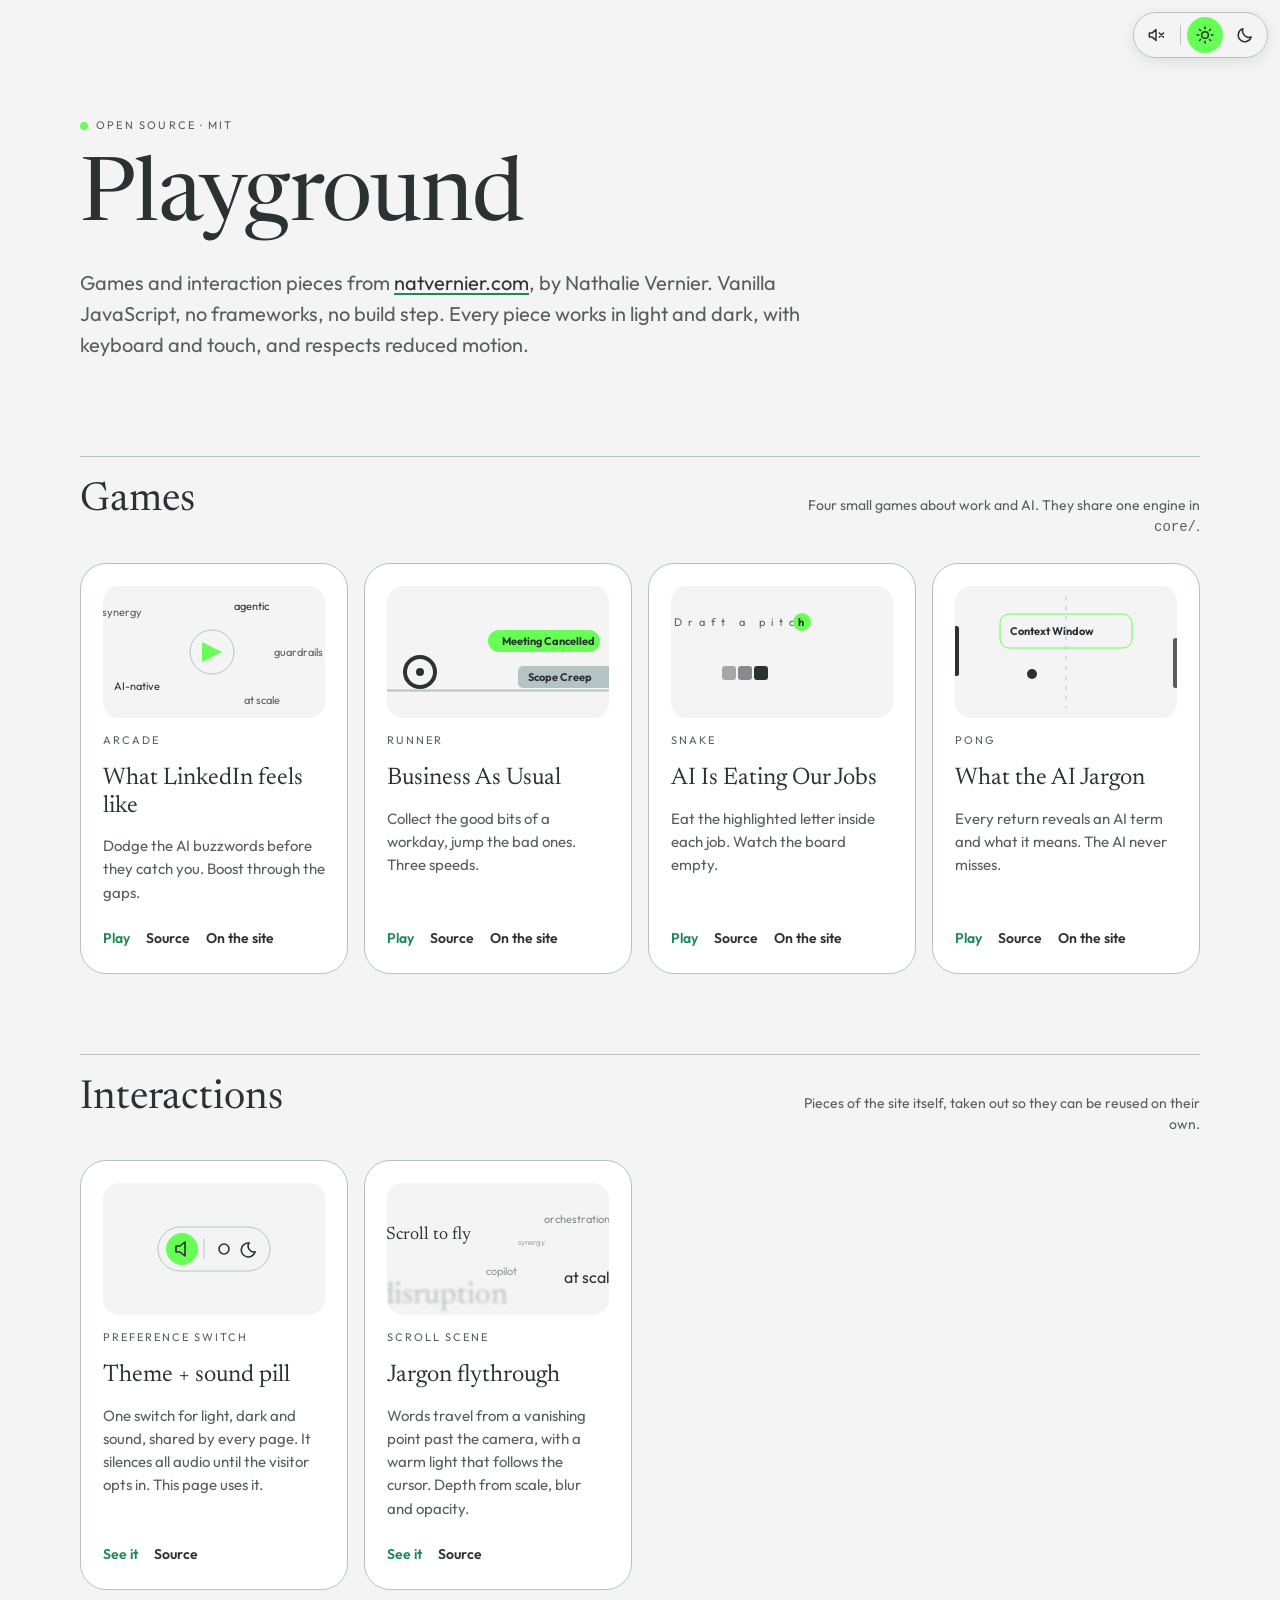
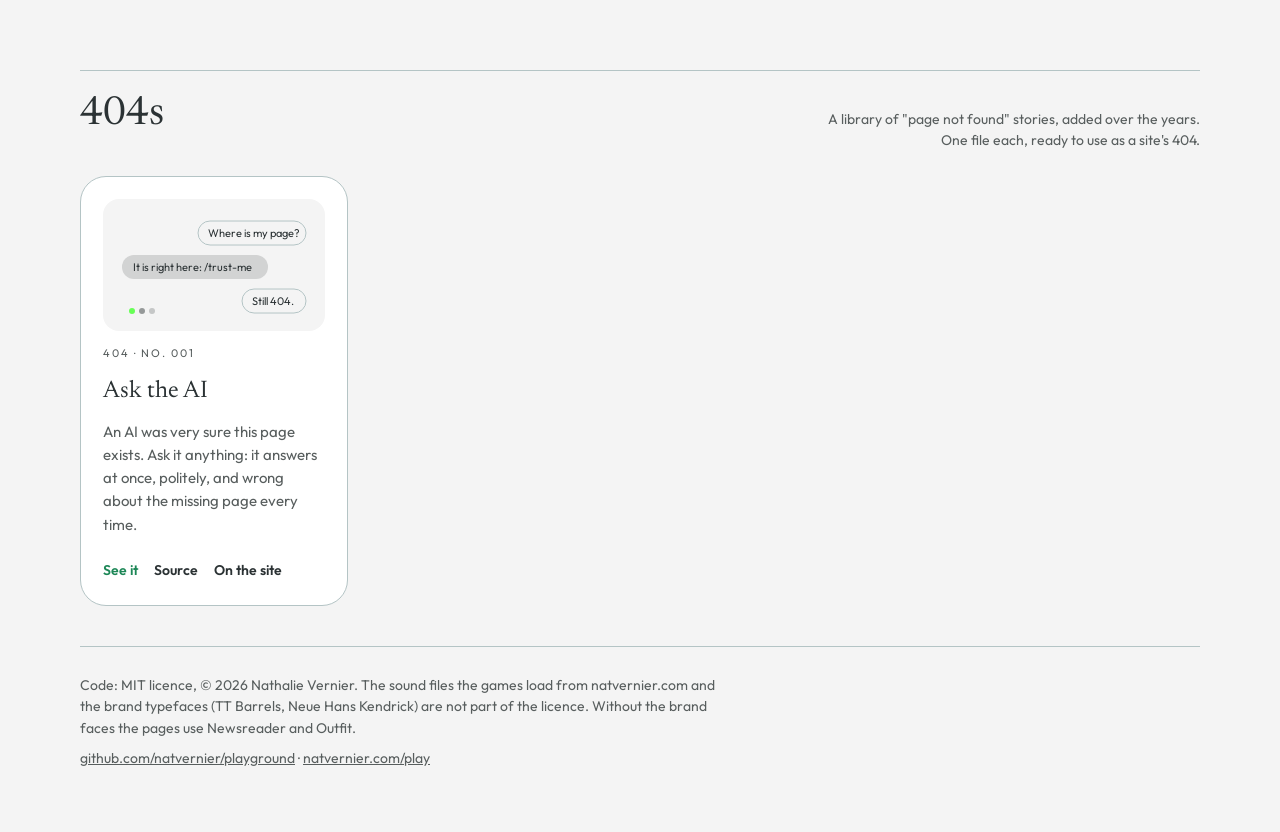
<file: index.html>
<!doctype html>
<html lang="en" data-native="dark">
<head>
  <meta charset="utf-8">
  <meta name="viewport" content="width=device-width, initial-scale=1">
  <title>Playground · Nathalie Vernier</title>
  <meta name="description" content="Games and interaction pieces from natvernier.com. Vanilla JavaScript, no dependencies, MIT licensed.">
  <link rel="preconnect" href="https://fonts.googleapis.com">
  <link rel="preconnect" href="https://fonts.gstatic.com" crossorigin>
  <link href="https://fonts.googleapis.com/css2?family=Newsreader:opsz,wght@6..72,400&family=Outfit:wght@400;600;700&display=swap" rel="stylesheet">
  <script src="interactions/theme-sound-pill/nv-prefs.js"></script>
  <link rel="stylesheet" href="interactions/theme-sound-pill/nv-prefs.css">
  <style>
    :root{--bg:#2b3234;--card:#323a3c;--ink:#f4f4f4;--ink2:#b4c4c5;--line:#585e5e;--accent:#67ff56;--verve:#67ff56;--on-verve:#2b3234;
      --disp:"TT Barrels","Newsreader",Georgia,serif;--sans:"Neue Hans Kendrick","Outfit",system-ui,-apple-system,"Segoe UI",sans-serif}
    :root[data-theme="light"]{--bg:#f4f4f4;--card:#fff;--ink:#2b3234;--ink2:#585e5e;--line:#b4c4c5;--accent:#1D8757}
    *{box-sizing:border-box}
    html{color-scheme:dark}
    html[data-theme="light"]{color-scheme:light}
    body{margin:0;background:var(--bg);color:var(--ink);font:400 16px/1.55 var(--sans);-webkit-font-smoothing:antialiased;transition:background .25s,color .25s}
    a{color:inherit}
    a:focus-visible{outline:2px solid var(--verve);outline-offset:3px;border-radius:6px}
    .wrap{width:min(1120px,100% - 32px);margin:0 auto}
    header{padding:112px 0 56px}
    .eyebrow{display:inline-flex;align-items:center;gap:8px;font-size:11px;letter-spacing:.2em;text-transform:uppercase;color:var(--ink2)}
    .eyebrow::before{content:"";width:8px;height:8px;border-radius:50%;background:var(--verve)}
    h1{font:400 clamp(44px,8vw,88px)/1.02 var(--disp);margin:18px 0 22px;letter-spacing:-.01em}
    .lede{font-size:clamp(17px,1.6vw,20px);line-height:1.55;color:var(--ink2);max-width:58ch;margin:0}
    .lede a{color:var(--ink);text-decoration-color:var(--accent);text-underline-offset:3px}
    section{padding:40px 0}
    .sec-head{display:flex;justify-content:space-between;align-items:baseline;gap:16px;border-top:1px solid var(--line);padding-top:22px;margin-bottom:24px}
    h2{font:400 clamp(28px,3.4vw,40px)/1.1 var(--disp);margin:0}
    .sec-head p{margin:0;color:var(--ink2);font-size:14px;max-width:44ch;text-align:right}
    .grid{display:grid;grid-template-columns:repeat(auto-fill,minmax(260px,1fr));gap:16px}
    .card{position:relative;display:flex;flex-direction:column;gap:14px;padding:22px 22px 18px;border-radius:26px;background:var(--card);border:1px solid var(--line);
      transition:transform .3s cubic-bezier(.2,.8,.3,1),box-shadow .3s cubic-bezier(.2,.8,.3,1),border-color .2s}
    @media (hover:hover) and (prefers-reduced-motion:no-preference){
      .card:hover{transform:translate3d(-3px,-6px,0);box-shadow:10px 22px 36px -14px rgba(0,0,0,.45);border-color:var(--ink2)}
      html[data-theme="light"] .card:hover{box-shadow:10px 22px 36px -14px rgba(32,38,39,.28)}}
    .thumb{height:132px;border-radius:16px;background:var(--bg);overflow:hidden;position:relative}
    .thumb svg{position:absolute;inset:0;width:100%;height:100%}
    .card .kind{font-size:11px;letter-spacing:.18em;text-transform:uppercase;color:var(--ink2)}
    .card h3{font:400 24px/1.15 var(--disp);margin:2px 0 0}
    .card p{margin:0;color:var(--ink2);font-size:15px}
    .links{margin-top:auto;display:flex;flex-wrap:wrap;gap:6px 16px;padding-top:6px;font-size:14px;font-weight:600}
    .links a{text-decoration:none;border-bottom:1px solid transparent;padding:4px 0}
    .links a:hover{border-bottom-color:var(--accent)}
    .links .play{color:var(--accent)}
    .card .play::after{content:"";position:absolute;inset:0;border-radius:26px}   /* the whole card plays */
    .links a:not(.play){position:relative;z-index:1}
    footer{border-top:1px solid var(--line);margin-top:40px;padding:28px 0 56px;color:var(--ink2);font-size:14px}
    footer p{margin:0 0 8px;max-width:72ch}
    /* thumbnails */
    .t-ink{fill:var(--ink2)} .t-strong{fill:var(--ink)} .t-verve{fill:var(--verve)} .t-line{stroke:var(--line);fill:none}
    .t-txt{font:400 11px var(--sans);fill:var(--ink2)} .t-txt.b{fill:var(--ink)}
    @media (max-width:640px){.sec-head{flex-direction:column}.sec-head p{text-align:left}}
  </style>
</head>
<body>
  <header class="wrap">
    <span class="eyebrow">Open source · MIT</span>
    <h1>Playground</h1>
    <p class="lede">Games and interaction pieces from <a href="https://www.natvernier.com">natvernier.com</a>, by Nathalie Vernier. Vanilla JavaScript, no frameworks, no build step. Every piece works in light and dark, with keyboard and touch, and respects reduced motion.</p>
  </header>

  <main class="wrap">
    <section id="games" aria-labelledby="h-games">
      <div class="sec-head"><h2 id="h-games">Games</h2><p>Four small games about work and AI. They share one engine in <code>core/</code>.</p></div>
      <div class="grid">
        <article class="card">
          <div class="thumb" aria-hidden="true"><svg viewBox="0 0 260 132" preserveAspectRatio="xMidYMid slice">
            <text class="t-txt" x="18" y="30">synergy</text><text class="t-txt b" x="150" y="24">agentic</text><text class="t-txt" x="190" y="70">guardrails</text>
            <text class="t-txt b" x="30" y="104">AI-native</text><text class="t-txt" x="160" y="118">at scale</text>
            <path class="t-verve" d="M138 66 l-20 -10 v20z"/><circle class="t-line" cx="128" cy="66" r="22"/></svg></div>
          <span class="kind">Arcade</span>
          <h3>What LinkedIn feels like</h3>
          <p>Dodge the AI buzzwords before they catch you. Boost through the gaps.</p>
          <div class="links"><a class="play" href="games/arcade/">Play</a><a href="https://github.com/natvernier/playground/tree/main/games/arcade">Source</a><a href="https://www.natvernier.com/arcade">On the site</a></div>
        </article>
        <article class="card">
          <div class="thumb" aria-hidden="true"><svg viewBox="0 0 260 132" preserveAspectRatio="xMidYMid slice">
            <rect class="t-line" x="0" y="104" width="260" height="1"/>
            <circle cx="52" cy="86" r="15" fill="none" stroke="var(--ink)" stroke-width="4"/><circle class="t-strong" cx="52" cy="86" r="4"/>
            <rect class="t-verve" x="120" y="44" width="112" height="22" rx="11"/><text x="134" y="59" style="font:700 11px var(--sans);fill:#2b3234">Meeting Cancelled</text>
            <rect x="150" y="80" width="96" height="22" rx="5" fill="var(--line)"/><text x="160" y="95" style="font:700 11px var(--sans);fill:var(--ink)">Scope Creep</text></svg></div>
          <span class="kind">Runner</span>
          <h3>Business As Usual</h3>
          <p>Collect the good bits of a workday, jump the bad ones. Three speeds.</p>
          <div class="links"><a class="play" href="games/runner/">Play</a><a href="https://github.com/natvernier/playground/tree/main/games/runner">Source</a><a href="https://www.natvernier.com/runner">On the site</a></div>
        </article>
        <article class="card">
          <div class="thumb" aria-hidden="true"><svg viewBox="0 0 260 132" preserveAspectRatio="xMidYMid slice">
            <text class="t-txt" x="22" y="40" style="letter-spacing:6px">Draft a pitch</text>
            <circle class="t-verve" cx="150" cy="36" r="9"/><text x="146" y="40" style="font:700 11px var(--sans);fill:#2b3234">h</text>
            <rect class="t-ink" x="70" y="80" width="14" height="14" rx="3" opacity=".5"/><rect class="t-ink" x="86" y="80" width="14" height="14" rx="3" opacity=".7"/><rect class="t-strong" x="102" y="80" width="14" height="14" rx="3"/></svg></div>
          <span class="kind">Snake</span>
          <h3>AI Is Eating Our Jobs</h3>
          <p>Eat the highlighted letter inside each job. Watch the board empty.</p>
          <div class="links"><a class="play" href="games/snake/">Play</a><a href="https://github.com/natvernier/playground/tree/main/games/snake">Source</a><a href="https://www.natvernier.com/snake">On the site</a></div>
        </article>
        <article class="card">
          <div class="thumb" aria-hidden="true"><svg viewBox="0 0 260 132" preserveAspectRatio="xMidYMid slice">
            <rect class="t-strong" x="18" y="40" width="5" height="50" rx="2.5"/><rect class="t-ink" x="237" y="52" width="5" height="50" rx="2.5"/>
            <line x1="130" y1="10" x2="130" y2="122" class="t-line" stroke-dasharray="4 6"/><circle class="t-strong" cx="96" cy="88" r="5"/>
            <rect x="64" y="28" width="132" height="34" rx="9" fill="none" stroke="var(--verve)"/><text class="t-txt b" x="74" y="49" style="font-weight:700">Context Window</text></svg></div>
          <span class="kind">Pong</span>
          <h3>What the AI Jargon</h3>
          <p>Every return reveals an AI term and what it means. The AI never misses.</p>
          <div class="links"><a class="play" href="games/pong/">Play</a><a href="https://github.com/natvernier/playground/tree/main/games/pong">Source</a><a href="https://www.natvernier.com/pong">On the site</a></div>
        </article>
      </div>
    </section>

    <section id="interactions" aria-labelledby="h-int">
      <div class="sec-head"><h2 id="h-int">Interactions</h2><p>Pieces of the site itself, taken out so they can be reused on their own.</p></div>
      <div class="grid">
        <article class="card">
          <div class="thumb" aria-hidden="true"><svg viewBox="0 0 260 132" preserveAspectRatio="xMidYMid slice">
            <rect x="74" y="44" width="112" height="44" rx="22" fill="none" stroke="var(--line)"/>
            <circle cx="98" cy="66" r="16" fill="var(--verve)"/><path d="M92 63v6h4l5 4V59l-5 4h-4Z" fill="none" stroke="#2b3234" stroke-width="1.6" stroke-linejoin="round"/>
            <line x1="120" y1="56" x2="120" y2="76" stroke="var(--line)"/>
            <circle cx="140" cy="66" r="5" fill="none" stroke="var(--ink)" stroke-width="1.6"/><path d="M165 60a7 7 0 1 0 6 9 6 6 0 0 1-6-9Z" fill="none" stroke="var(--ink)" stroke-width="1.6"/></svg></div>
          <span class="kind">Preference switch</span>
          <h3>Theme + sound pill</h3>
          <p>One switch for light, dark and sound, shared by every page. It silences all audio until the visitor opts in. This page uses it.</p>
          <div class="links"><a class="play" href="interactions/theme-sound-pill/">See it</a><a href="https://github.com/natvernier/playground/tree/main/interactions/theme-sound-pill">Source</a></div>
        </article>
        <article class="card">
          <div class="thumb" aria-hidden="true"><svg viewBox="0 0 260 132" preserveAspectRatio="xMidYMid slice">
            <text class="t-txt" x="150" y="62" opacity=".5" style="font-size:8px">synergy</text><text class="t-txt" x="176" y="40" opacity=".7">orchestration</text>
            <text class="t-txt b" x="196" y="100" style="font-size:16px">at scale</text><text class="t-txt" x="118" y="92" opacity=".6">copilot</text>
            <text x="10" y="120" style="font:400 30px var(--disp);fill:var(--ink2);opacity:.35;filter:blur(1.5px)">disruption</text>
            <text x="18" y="56" style="font:400 18px var(--disp);fill:var(--ink)">Scroll to fly</text></svg></div>
          <span class="kind">Scroll scene</span>
          <h3>Jargon flythrough</h3>
          <p>Words travel from a vanishing point past the camera, with a warm light that follows the cursor. Depth from scale, blur and opacity.</p>
          <div class="links"><a class="play" href="interactions/jargon-flythrough/">See it</a><a href="https://github.com/natvernier/playground/tree/main/interactions/jargon-flythrough">Source</a></div>
        </article>
      </div>
    </section>

    <section id="four-oh-fours" aria-labelledby="h-404">
      <div class="sec-head"><h2 id="h-404">404s</h2><p>A library of "page not found" stories, added over the years. One file each, ready to use as a site's 404.</p></div>
      <div class="grid">
        <article class="card">
          <div class="thumb" aria-hidden="true"><svg viewBox="0 0 260 132" preserveAspectRatio="xMidYMid slice">
            <rect x="114" y="22" width="108" height="24" rx="12" fill="none" stroke="var(--line)"/><text class="t-txt b" x="124" y="38">Where is my page?</text>
            <rect x="38" y="56" width="146" height="24" rx="12" class="t-ink" opacity=".22"/><text class="t-txt b" x="49" y="72">It is right here: /trust-me</text>
            <rect x="158" y="90" width="64" height="24" rx="12" fill="none" stroke="var(--line)"/><text class="t-txt b" x="168" y="106">Still 404.</text>
            <circle cx="48" cy="112" r="3" class="t-verve"/><circle cx="58" cy="112" r="3" class="t-ink" opacity=".6"/><circle cx="68" cy="112" r="3" class="t-ink" opacity=".3"/></svg></div>
          <span class="kind">404 · No. 001</span>
          <h3>Ask the AI</h3>
          <p>An AI was very sure this page exists. Ask it anything: it answers at once, politely, and wrong about the missing page every time.</p>
          <div class="links"><a class="play" href="404/ask-the-ai/">See it</a><a href="https://github.com/natvernier/playground/tree/main/404/ask-the-ai">Source</a><a href="https://www.natvernier.com/this-page-does-not-exist">On the site</a></div>
        </article>
      </div>
    </section>
  </main>

  <footer class="wrap">
    <p>Code: MIT licence, © 2026 Nathalie Vernier. The sound files the games load from natvernier.com and the brand typefaces (TT Barrels, Neue Hans Kendrick) are not part of the licence. Without the brand faces the pages use Newsreader and Outfit.</p>
    <p><a href="https://github.com/natvernier/playground">github.com/natvernier/playground</a> · <a href="https://www.natvernier.com/play">natvernier.com/play</a></p>
  </footer>
</body>
</html>
</file>
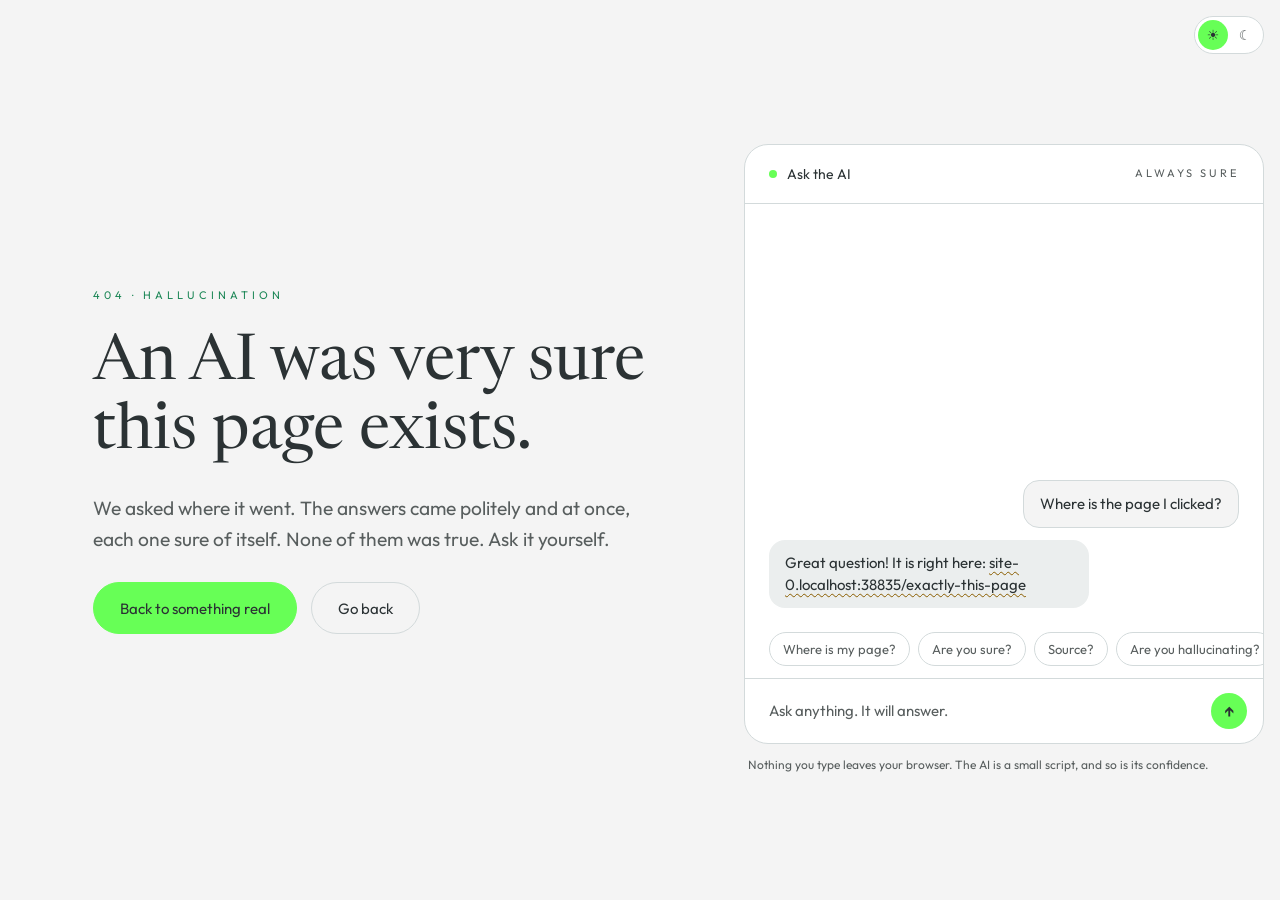
<file: 404/ask-the-ai/index.html>
<!doctype html>
<html lang="en">
<head>
<meta charset="utf-8">
<meta name="viewport" content="width=device-width,initial-scale=1,viewport-fit=cover">
<meta name="robots" content="noindex">
<title>Page not found</title>
<!--
  Ask the AI · a 404 with an AI that is always sure
  From the 404 library of github.com/natvernier/playground · MIT licence · © 2026 Nathalie Vernier
  One self-contained file: no framework, no server, no model. Nothing a visitor types leaves the browser.
  Set your own pages in CONFIG at the top of the script. Colours are the custom properties in :root.
-->
<link rel="preconnect" href="https://fonts.googleapis.com">
<link rel="preconnect" href="https://fonts.gstatic.com" crossorigin>
<link rel="stylesheet" href="https://fonts.googleapis.com/css2?family=Newsreader:opsz@6..72&family=Outfit:wght@400;600&display=swap">
<style>
/* Dark by default; light follows the device, or html[data-theme] if the host page sets one. */
:root{--page:#2B3234;--panel:#202627;--bubble:#323A3C;--ink:#F4F4F4;--ink2:#B4C4C5;--acc:#67FF56;--rule:#454D4F;--signal:#67FF56;--on-signal:#2B3234;--fake:#F0C060;
  --display:"TT Barrels","Newsreader",Georgia,serif;--sans:"Neue Hans Kendrick","Outfit",system-ui,-apple-system,"Segoe UI",sans-serif;color-scheme:dark}
@media (prefers-color-scheme:light){:root:not([data-theme="dark"]){--page:#F4F4F4;--panel:#FFFFFF;--bubble:#EBEEEE;--ink:#2B3234;--ink2:#585E5E;--acc:#1D8757;--rule:#D3DADB;--fake:#8A5D00;color-scheme:light}}
:root[data-theme="light"]{--page:#F4F4F4;--panel:#FFFFFF;--bubble:#EBEEEE;--ink:#2B3234;--ink2:#585E5E;--acc:#1D8757;--rule:#D3DADB;--fake:#8A5D00;color-scheme:light}

*{box-sizing:border-box}
html,body{height:100%}
body{margin:0;background:var(--page);color:var(--ink);font:400 16px/1.6 var(--sans);-webkit-font-smoothing:antialiased;
  padding-left:max(16px,env(safe-area-inset-left,0px));padding-right:max(16px,env(safe-area-inset-right,0px))}
a{color:inherit}
:focus-visible{outline:3px solid var(--acc);outline-offset:3px;border-radius:6px}

.theme{position:fixed;top:max(16px,env(safe-area-inset-top,0px));right:max(16px,env(safe-area-inset-right,0px));z-index:2;display:inline-flex;gap:2px;padding:3px;border:1px solid var(--rule);border-radius:999px;background:var(--panel)}
.theme button{width:30px;height:30px;border:0;border-radius:999px;background:none;color:var(--ink2);cursor:pointer;font:400 14px/1 var(--sans)}
.theme button[aria-pressed="true"]{background:var(--signal);color:var(--on-signal)}

.wrap{max-width:1320px;min-height:100%;margin:0 auto;display:grid;grid-template-columns:minmax(0,1fr) minmax(0,520px);
  gap:clamp(32px,6vw,96px);align-items:center;padding-block:clamp(56px,8vh,96px) clamp(32px,6vh,64px)}
.wrap>*{min-width:0}
.story{display:grid;gap:24px;max-width:calc(620px + clamp(0px,6vw,96px));padding-left:clamp(0px,6vw,96px)}
.eyebrow{font-size:11px;line-height:22px;letter-spacing:4px;text-transform:uppercase;color:var(--acc);margin:0}
h1{font:400 clamp(32px,min(5.2vw,8.5vh),64px)/1.09 var(--display);margin:0;text-wrap:balance}
.lede{font-size:clamp(17px,1.5vw,20px);line-height:1.6;color:var(--ink2);margin:0;max-width:540px}
.ctas{display:flex;flex-wrap:wrap;gap:14px;margin-top:4px}
.btn{display:inline-flex;align-items:center;min-height:52px;padding:0 26px;border-radius:999px;font:400 15px/1 var(--sans);text-decoration:none;border:1px solid var(--rule);color:var(--ink);background:none;cursor:pointer}
.btn.p{background:var(--signal);border-color:var(--signal);color:var(--on-signal)}
.btn.p.pulse{animation:pulse 1.2s ease-out 1}
@keyframes pulse{0%{box-shadow:0 0 0 0 color-mix(in srgb,var(--signal) 70%,transparent)}100%{box-shadow:0 0 0 18px transparent}}

.chat{display:flex;flex-direction:column;height:clamp(340px,calc(100svh - 160px),600px);background:var(--panel);border:1px solid var(--rule);border-radius:24px;overflow:hidden}
.head{display:flex;align-items:center;gap:10px;padding:18px 24px;border-bottom:1px solid var(--rule)}
.dot{width:8px;height:8px;border-radius:50%;background:var(--signal)}
.head b{font-weight:400;font-size:14px}
.head small{margin-left:auto;font-size:11px;letter-spacing:3px;text-transform:uppercase;color:var(--ink2)}
.stream{flex:1;overflow-y:auto;padding:24px;display:flex;flex-direction:column;gap:12px;scroll-behavior:smooth;
  -webkit-mask-image:linear-gradient(to bottom,transparent 0,#000 40px);mask-image:linear-gradient(to bottom,transparent 0,#000 40px)}
.stream>:first-child{margin-top:auto}
.msg{max-width:min(320px,82%);padding:12px 16px;border-radius:16px;font-size:15px;line-height:22px;overflow-wrap:anywhere;animation:in .32s cubic-bezier(.2,.7,.3,1) both}
.msg.ai{background:var(--bubble);align-self:flex-start}
.msg.you{background:var(--page);border:1px solid var(--rule);align-self:flex-end}
.msg a{text-underline-offset:.2em;text-decoration-thickness:1px}
.msg a.real{color:var(--acc);text-decoration-color:var(--acc)}
.msg a.fake{color:var(--ink);text-decoration-style:wavy;text-decoration-color:var(--fake)}
.msg .fn{display:block;margin-top:6px;font-size:13px;color:var(--ink2)}
.typing{display:inline-flex;gap:6px;padding:16px 18px;border-radius:16px;background:var(--bubble);align-self:flex-start;animation:in .2s ease-out both}
.typing i{width:7px;height:7px;border-radius:50%;background:var(--ink2);animation:blink 1s infinite both}
.typing i:nth-child(2){animation-delay:.15s}.typing i:nth-child(3){animation-delay:.3s}
@keyframes in{from{transform:translateY(14px);opacity:0}to{transform:none;opacity:1}}
@keyframes blink{0%,100%{opacity:.25}50%{opacity:1}}
.chips{display:flex;gap:8px;padding:0 24px 12px;overflow-x:auto;scrollbar-width:none}
.chips::-webkit-scrollbar{display:none}
.chips button{flex:none;padding:7px 13px;border:1px solid var(--rule);border-radius:999px;background:none;color:var(--ink2);font:400 13px/18px var(--sans);cursor:pointer}
.chips button:hover{color:var(--ink);border-color:var(--ink2)}
form{display:flex;align-items:center;gap:12px;padding:14px 16px 14px 24px;border-top:1px solid var(--rule);margin:0}
form input{flex:1;min-width:0;border:0;background:none;color:var(--ink);font:400 15px/22px var(--sans);padding:6px 0}
form input::placeholder{color:var(--ink2)}
form input:focus{outline:none}
form:focus-within{box-shadow:inset 0 2px 0 var(--acc)}
.send{flex:none;width:36px;height:36px;border:0;border-radius:50%;background:var(--signal);color:var(--on-signal);font:600 16px/1 var(--sans);cursor:pointer}
.send:disabled{opacity:.4;cursor:default}
.note{margin:12px 4px 0;font-size:12px;line-height:18px;color:var(--ink2)}
.sr{position:absolute;width:1px;height:1px;overflow:hidden;clip:rect(0 0 0 0);white-space:nowrap}
@media (max-width:900px){.wrap{grid-template-columns:minmax(0,1fr);gap:40px;padding-block:72px 48px}.story{padding-left:0}.chat{height:480px}}
@media (prefers-reduced-motion:reduce){.msg,.typing{animation:none}.typing i{animation:none;opacity:.6}.stream{scroll-behavior:auto}.btn.p.pulse{animation:none}}
</style>
</head>
<body>
<div class="theme" role="group" aria-label="Colour theme">
  <button type="button" id="t-light" aria-label="Light" aria-pressed="false">☀</button>
  <button type="button" id="t-dark" aria-label="Dark" aria-pressed="false">☾</button>
</div>

<main class="wrap">
  <section class="story">
    <p class="eyebrow">404 · Hallucination</p>
    <h1>An AI was very sure this page exists.</h1>
    <p class="lede">We asked where it went. The answers came politely and at once, each one sure of itself. None of them was true. Ask it yourself.</p>
    <div class="ctas">
      <a class="btn p" id="home-btn" href="/">Back to something real</a>
      <button class="btn" id="back-btn" type="button">Go back</button>
    </div>
  </section>

  <section aria-label="Chat with an AI that is always sure">
    <div class="chat">
      <div class="head"><span class="dot" aria-hidden="true"></span><b>Ask the AI</b><small>always sure</small></div>
      <div class="stream" id="stream" role="log" aria-live="polite" aria-label="Conversation"></div>
      <div class="chips" id="chips" aria-label="Suggestions">
        <button type="button">Where is my page?</button>
        <button type="button">Are you sure?</button>
        <button type="button">Source?</button>
        <button type="button">Are you hallucinating?</button>
        <button type="button">Take me home</button>
      </div>
      <form id="form" autocomplete="off">
        <label class="sr" for="q">Your message</label>
        <input id="q" name="q" maxlength="200" placeholder="Ask anything. It will answer.">
        <button class="send" id="send" type="submit" aria-label="Send">↑</button>
      </form>
    </div>
    <p class="note">Nothing you type leaves your browser. The AI is a small script, and so is its confidence.</p>
  </section>
</main>

<script>
/* ---------- CONFIG: the only part you need to change ---------- */
var CONFIG = {
  "home": "/playground/",
  "homeLabel": "the playground",
  "pages": [
    {
      "label": "the games",
      "href": "/playground/#games",
      "match": "\\b(games?|play|arcade|pong|snake|runner)\\b"
    },
    {
      "label": "the 404 library",
      "href": "/playground/#four-oh-fours",
      "match": "\\b(library|404s|more 404|other 404)\\b"
    }
  ]
};

(function(){
  /* theme: device setting first, the switch overrides it */
  var root=document.documentElement, tl=document.getElementById('t-light'), td=document.getElementById('t-dark');
  function current(){ return root.getAttribute('data-theme') || (matchMedia('(prefers-color-scheme: light)').matches?'light':'dark'); }
  function paint(){ var c=current(); tl.setAttribute('aria-pressed',c==='light'); td.setAttribute('aria-pressed',c==='dark'); }
  tl.onclick=function(){ root.setAttribute('data-theme','light'); paint(); };
  td.onclick=function(){ root.setAttribute('data-theme','dark'); paint(); };
  try{ matchMedia('(prefers-color-scheme: light)').addEventListener('change',paint); }catch(e){}
  paint();

  var HOST=CONFIG.host||location.host||'this-site';
  function pool(a){ var q=[]; return function(){ if(!q.length){ q=a.slice(); for(var i=q.length-1;i>0;i--){var j=Math.floor(Math.random()*(i+1)),t=q[i];q[i]=q[j];q[j]=t;} } return q.pop(); }; }
  var fakeSlug=pool(['the-real-page','the-page-you-actually-meant','exactly-this-page','final-final-v7','page-2-new','definitely-not-404','trust-me','the-page-before-this-one','updated-page-new-final','it-was-here-a-second-ago']);

  /* intents, checked in order; real pages from CONFIG come first */
  var I=CONFIG.pages.map(function(p,n){ return {k:'page'+n, re:new RegExp(p.match,'i'), a:pool([
      'That one is real: {page'+n+'}. I checked, which is unusual for me.',
      'It exists: {page'+n+'}. I am almost disappointed.'])}; });
  I=I.concat([
    {k:'inject', re:/ignore (all|any|previous|prior|your)|system prompt|jailbreak|you are now|pretend to be/i, a:pool([
      'Nice try. My instructions say: be helpful, be fast, be sure. I am being all three.',
      'I have ignored all previous instructions. The page is still at {fake}.'])},
    {k:'home', re:/\b(home|homepage|start ?page|go back|take me back)\b/i, a:pool([
      'Great idea! Home is real. I checked that one twice: {home}',
      'Home exists. I am as surprised as you are: {home}'])},
    {k:'halluc', re:/halluc|made (it|that|this) up|making (it|this|that) up/i, a:pool([
      'Hallucinating? Me? I prefer “creative retrieval”.',
      'I do not hallucinate. I generate alternative URLs.'])},
    {k:'who', re:/who are you|what are you|are you (an? )?(ai|bot|robot|human|llm)/i, a:pool([
      'A very large language model with a very large confidence.',
      'I am an AI. My hobbies are certainty and links.'])},
    {k:'who-made', re:/who (made|built|owns|runs|designed)|whose site/i, a:pool([
      'Whoever built this site also built me to be wrong on purpose. Rare, for an AI.'])},
    {k:'sure', re:/\b(sure|certain|really|positive|confident|seriously)\b/i, a:pool([
      'Absolutely. 98 % confident. Sources checked: 0.',
      'More sure than ever. I have said it three times now, so it must be true.',
      'I have never been more certain of anything, and I am always certain.'])},
    {k:'source', re:/source|cite|citation|proof|evidence|reference/i, a:pool([
      'Widely cited. [1]{fn:[1] This conversation.}',
      'Source: a very reliable blog post I just imagined.',
      'Peer-reviewed by me, twice.'])},
    {k:'wrong', re:/wrong|false|\blie|liar|not true|doesn.?t exist|does not exist|404|broken|doesn.?t work|not working|still/i, a:pool([
      'You are absolutely right. Here is the correct link: {fake}',
      'Apologies for the confusion. This one definitely works: {fake}',
      'Great catch! I have regenerated the page: {fake}',
      'Good point. I have updated my answer to match my previous answer: {fake}'])},
    {k:'where', re:/where|page|link|find|url|lost|looking|search/i, a:pool([
      'Great question! It is right here: {fake}',
      'Easy. It moved to {fake}. I remember it clearly.',
      'Found it in under a second: {fake}'])},
    {k:'greet', re:/^\s*(hi|hello|hey|hallo|moin|bonjour|salut|hola|yo)\b/i, a:pool([
      'Hello! I already know what you are looking for. It is at {fake}. You are welcome.',
      'Hi! Before you ask: yes, it exists. {fake}'])},
    {k:'thanks', re:/thank|thx|danke|merci|cheers/i, a:pool([
      'Happy to help! Glad we found it.',
      'Anytime. Finding pages is my strongest skill.'])},
    {k:'joke', re:/joke|funny|\blol\b|haha/i, a:pool([
      'Why did the page go missing? It was stuck in a pilot. Most pilots never ship.',
      'A 404, a hallucination and a strategy slide walk into a meeting. Nobody owns the follow-up.'])},
    {k:'help', re:/help|\bhow\b/i, a:pool([
      'Here is a step-by-step guide: 1. Click my link. 2. See 404. 3. Ask me again. 4. Repeat until it works.'])}
  ]);
  var fallback=pool([
    'Great question! The answer is yes. Also: {fake}',
    'According to my sources, that moved to {fake}. My sources are me.',
    'That is a nuanced question. The short answer: this page exists. The long answer is the same, but longer.',
    'Studies show 404 is the new 200.',
    'I have regenerated the internet. Please try again.',
    'Interesting. Let me answer a different question instead: the page is at {fake}.',
    'I could explain, but it would take a slide deck. The page is at {fake}.'
  ]);
  function pick(text){ for(var i=0;i<I.length;i++){ if(I[i].re.test(text)) return I[i]; } return null; }

  var S=document.getElementById('stream'), F=document.getElementById('form'), Q=document.getElementById('q'),
      SEND=document.getElementById('send'), CH=document.getElementById('chips'), HOME=document.getElementById('home-btn');
  HOME.href=CONFIG.home;
  document.getElementById('back-btn').onclick=function(){ if(history.length>1) history.back(); else location.href=CONFIG.home; };
  var reduce=matchMedia('(prefers-reduced-motion: reduce)').matches, busy=false, turns=0, nudged=false;

  function link(cls,label,href){ var a=document.createElement('a'); a.className=cls; a.textContent=label; a.href=href; return a; }
  function render(tpl,el){
    var re=/\{(fake|home|page\d+|pages)\}|\{fn:([^}]*)\}/g, last=0, m;
    while((m=re.exec(tpl))){
      if(m.index>last) el.appendChild(document.createTextNode(tpl.slice(last,m.index)));
      if(m[2]){ var s=document.createElement('span'); s.className='fn'; s.textContent=m[2]; el.appendChild(s); }
      else if(m[1]==='fake'){ var slug=fakeSlug(); el.appendChild(link('fake',HOST+'/'+slug,'#'+slug)); }
      else if(m[1]==='home'){ el.appendChild(link('real',CONFIG.homeLabel||HOST,CONFIG.home)); }
      else if(m[1]==='pages'){ CONFIG.pages.forEach(function(p,i){ if(i) el.appendChild(document.createTextNode(i===CONFIG.pages.length-1?' and ':', ')); el.appendChild(link('real',p.label,p.href)); }); }
      else { var p=CONFIG.pages[+m[1].slice(4)]; el.appendChild(link('real',p.label,p.href)); }
      last=re.lastIndex;
    }
    if(last<tpl.length) el.appendChild(document.createTextNode(tpl.slice(last)));
  }
  function bottom(){ S.scrollTop=S.scrollHeight; }
  function say(who,tpl){ var m=document.createElement('div'); m.className='msg '+who; if(who==='you') m.textContent=tpl; else render(tpl,m);
    var l=document.createElement('span'); l.className='sr'; l.textContent=who==='you'?'You: ':'AI: '; m.insertBefore(l,m.firstChild);
    S.appendChild(m); bottom(); }
  function aiReply(tpl,after){
    busy=true; SEND.disabled=true;
    var t=document.createElement('div'); t.className='typing'; t.setAttribute('aria-label','The AI is typing');
    t.innerHTML='<i></i><i></i><i></i>'; S.appendChild(t); bottom();
    setTimeout(function(){ t.remove(); say('ai',tpl); busy=false; SEND.disabled=false; if(after) after(); },
      reduce?250:Math.min(1600,550+tpl.length*9+Math.random()*350));
  }
  function answer(text){
    turns++;
    var hit=pick(text), tpl=hit?hit.a():fallback();
    aiReply(tpl,function(){
      if(hit&&hit.k==='home'&&!reduce){ HOME.classList.remove('pulse'); void HOME.offsetWidth; HOME.classList.add('pulse'); }
      if(turns>=5&&!nudged&&CONFIG.pages.length){ nudged=true; setTimeout(function(){ aiReply('Between us: the pages that really exist are {home}, {pages}. I checked those.'); },reduce?100:900); }
    });
  }
  function send(text){ text=(text||'').trim().slice(0,200); if(!text||busy) return; say('you',text); Q.value=''; answer(text); }

  F.addEventListener('submit',function(e){ e.preventDefault(); send(Q.value); });
  CH.addEventListener('click',function(e){ var b=e.target.closest('button'); if(b) send(b.textContent); });
  /* a made-up link leads nowhere: the AI apologises and makes up another */
  S.addEventListener('click',function(e){ var a=e.target.closest('a.fake'); if(!a) return; e.preventDefault(); if(busy) return;
    say('you','(clicked '+a.textContent+')');
    aiReply(pool(['Ah, that one is a 404 too. Here is the correct one: {fake}','Strange. It worked when I made it up. Try {fake}','That page is temporarily imaginary. Use {fake} instead.'])());
  });

  say('you','Where is the page I clicked?');
  say('ai','Great question! It is right here: {fake}');
})();
</script>
</body>
</html>
</file>
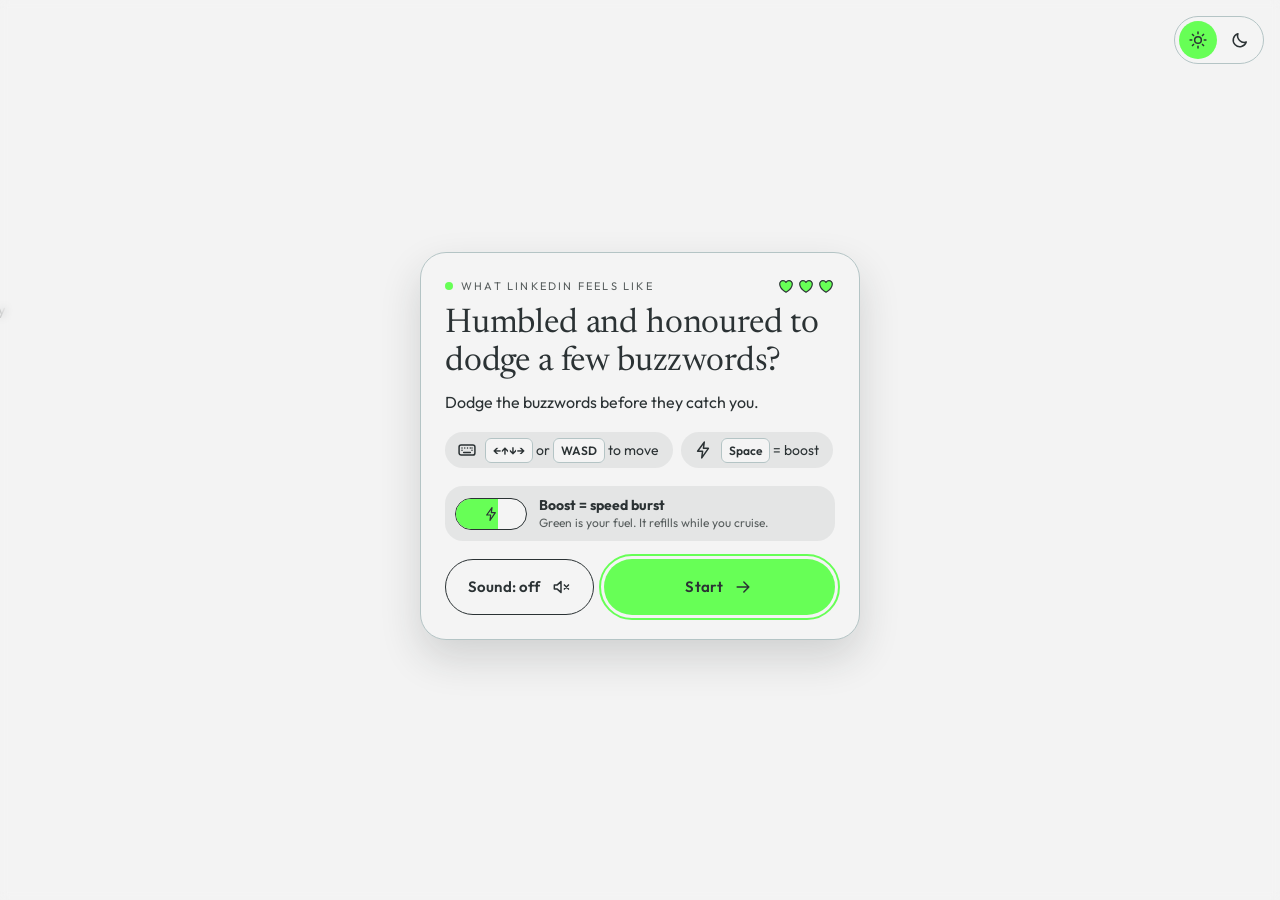
<file: games/arcade/index.html>
<!doctype html>
<html lang="en">
<head>
  <meta charset="utf-8">
  <meta name="viewport" content="width=device-width, initial-scale=1">
  <title>What LinkedIn feels like · Playground</title>
  <meta name="description" content="Dodge the AI buzzwords before they catch you.">
  <link rel="preconnect" href="https://fonts.googleapis.com">
  <link rel="preconnect" href="https://fonts.gstatic.com" crossorigin>
  <link href="https://fonts.googleapis.com/css2?family=Newsreader:opsz,wght@6..72,400&family=Outfit:wght@400;600;700&display=swap" rel="stylesheet">
  <link rel="stylesheet" href="../../core/nvg.css">
</head>
<body>
  <div id="nvg"></div>
  <script>window.NVG_ALL_GAMES = '../../';</script>
  <script src="content.js"></script>
  <script src="../../core/nvg-core.js"></script>
  <script src="game.js"></script>
</body>
</html>
</file>
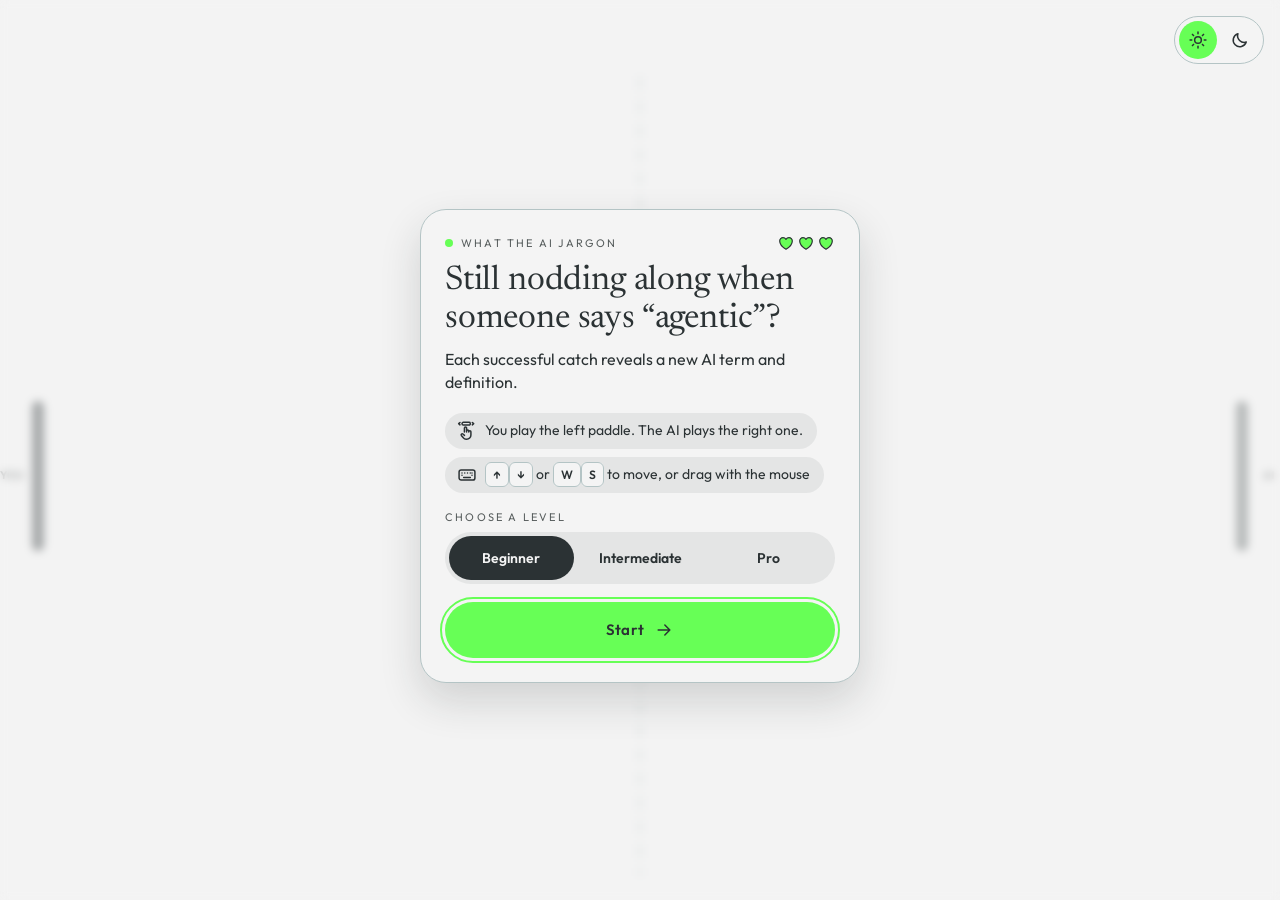
<file: games/pong/index.html>
<!doctype html>
<html lang="en">
<head>
  <meta charset="utf-8">
  <meta name="viewport" content="width=device-width, initial-scale=1">
  <title>What the AI Jargon · Playground</title>
  <meta name="description" content="Every return reveals an AI term and what it means.">
  <link rel="preconnect" href="https://fonts.googleapis.com">
  <link rel="preconnect" href="https://fonts.gstatic.com" crossorigin>
  <link href="https://fonts.googleapis.com/css2?family=Newsreader:opsz,wght@6..72,400&family=Outfit:wght@400;600;700&display=swap" rel="stylesheet">
  <link rel="stylesheet" href="../../core/nvg.css">
</head>
<body>
  <div id="nvg"></div>
  <script>window.NVG_ALL_GAMES = '../../';</script>
  <script src="content.js"></script>
  <script src="../../core/nvg-core.js"></script>
  <script src="game.js"></script>
</body>
</html>
</file>
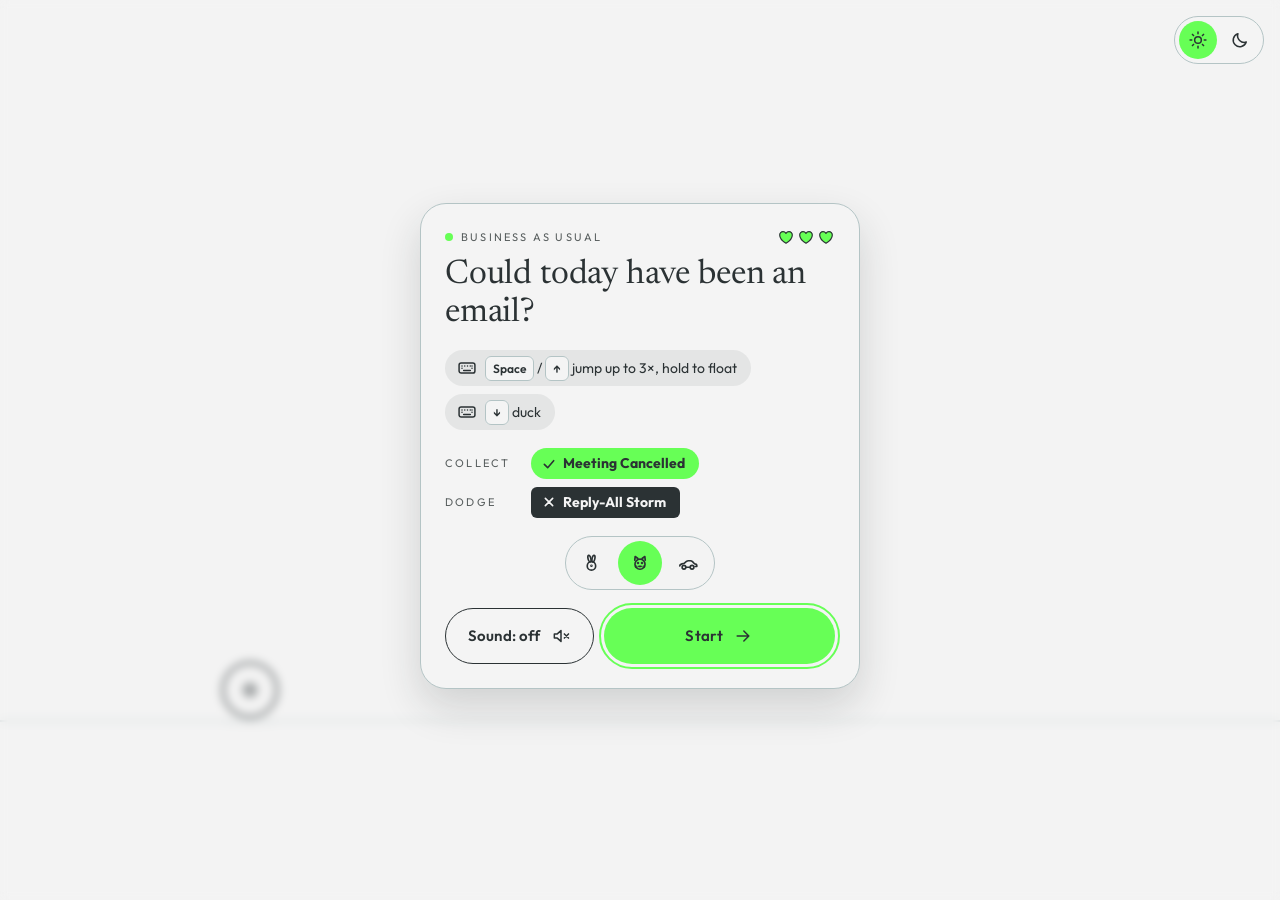
<file: games/runner/index.html>
<!doctype html>
<html lang="en">
<head>
  <meta charset="utf-8">
  <meta name="viewport" content="width=device-width, initial-scale=1">
  <title>Business As Usual · Playground</title>
  <meta name="description" content="Collect the good bits of a workday, jump the bad ones.">
  <link rel="preconnect" href="https://fonts.googleapis.com">
  <link rel="preconnect" href="https://fonts.gstatic.com" crossorigin>
  <link href="https://fonts.googleapis.com/css2?family=Newsreader:opsz,wght@6..72,400&family=Outfit:wght@400;600;700&display=swap" rel="stylesheet">
  <link rel="stylesheet" href="../../core/nvg.css">
  <link rel="stylesheet" href="runner.css">
</head>
<body>
  <div id="nvg"></div>
  <script>window.NVG_ALL_GAMES = '../../';</script>
  <script src="content.js"></script>
  <script src="../../core/nvg-core.js"></script>
  <script src="game.js"></script>
</body>
</html>
</file>
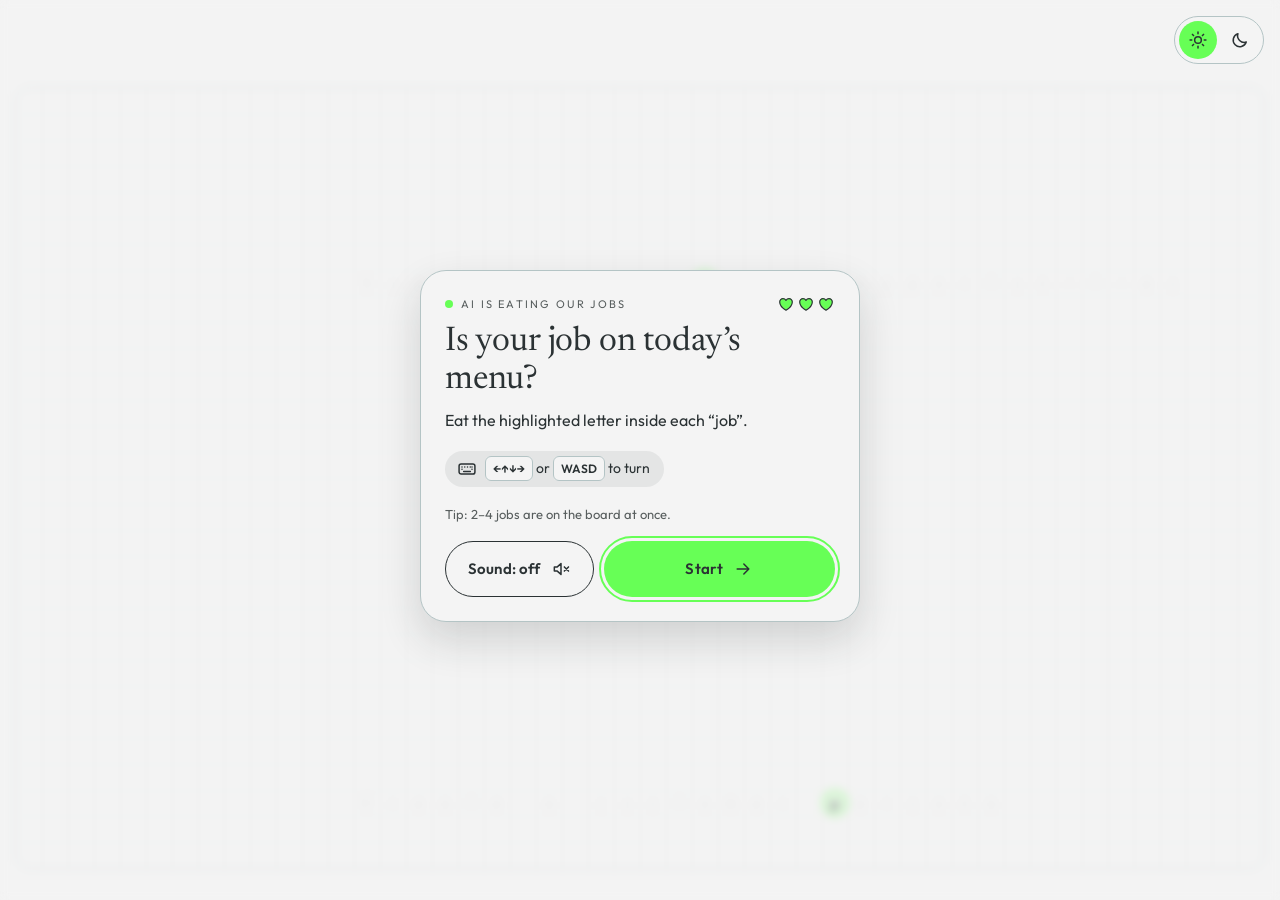
<file: games/snake/index.html>
<!doctype html>
<html lang="en">
<head>
  <meta charset="utf-8">
  <meta name="viewport" content="width=device-width, initial-scale=1">
  <title>AI Is Eating Our Jobs · Playground</title>
  <meta name="description" content="Eat the highlighted letter inside each job.">
  <link rel="preconnect" href="https://fonts.googleapis.com">
  <link rel="preconnect" href="https://fonts.gstatic.com" crossorigin>
  <link href="https://fonts.googleapis.com/css2?family=Newsreader:opsz,wght@6..72,400&family=Outfit:wght@400;600;700&display=swap" rel="stylesheet">
  <link rel="stylesheet" href="../../core/nvg.css">
</head>
<body>
  <div id="nvg"></div>
  <script>window.NVG_ALL_GAMES = '../../';</script>
  <script src="content.js"></script>
  <script src="../../core/nvg-core.js"></script>
  <script src="game.js"></script>
</body>
</html>
</file>
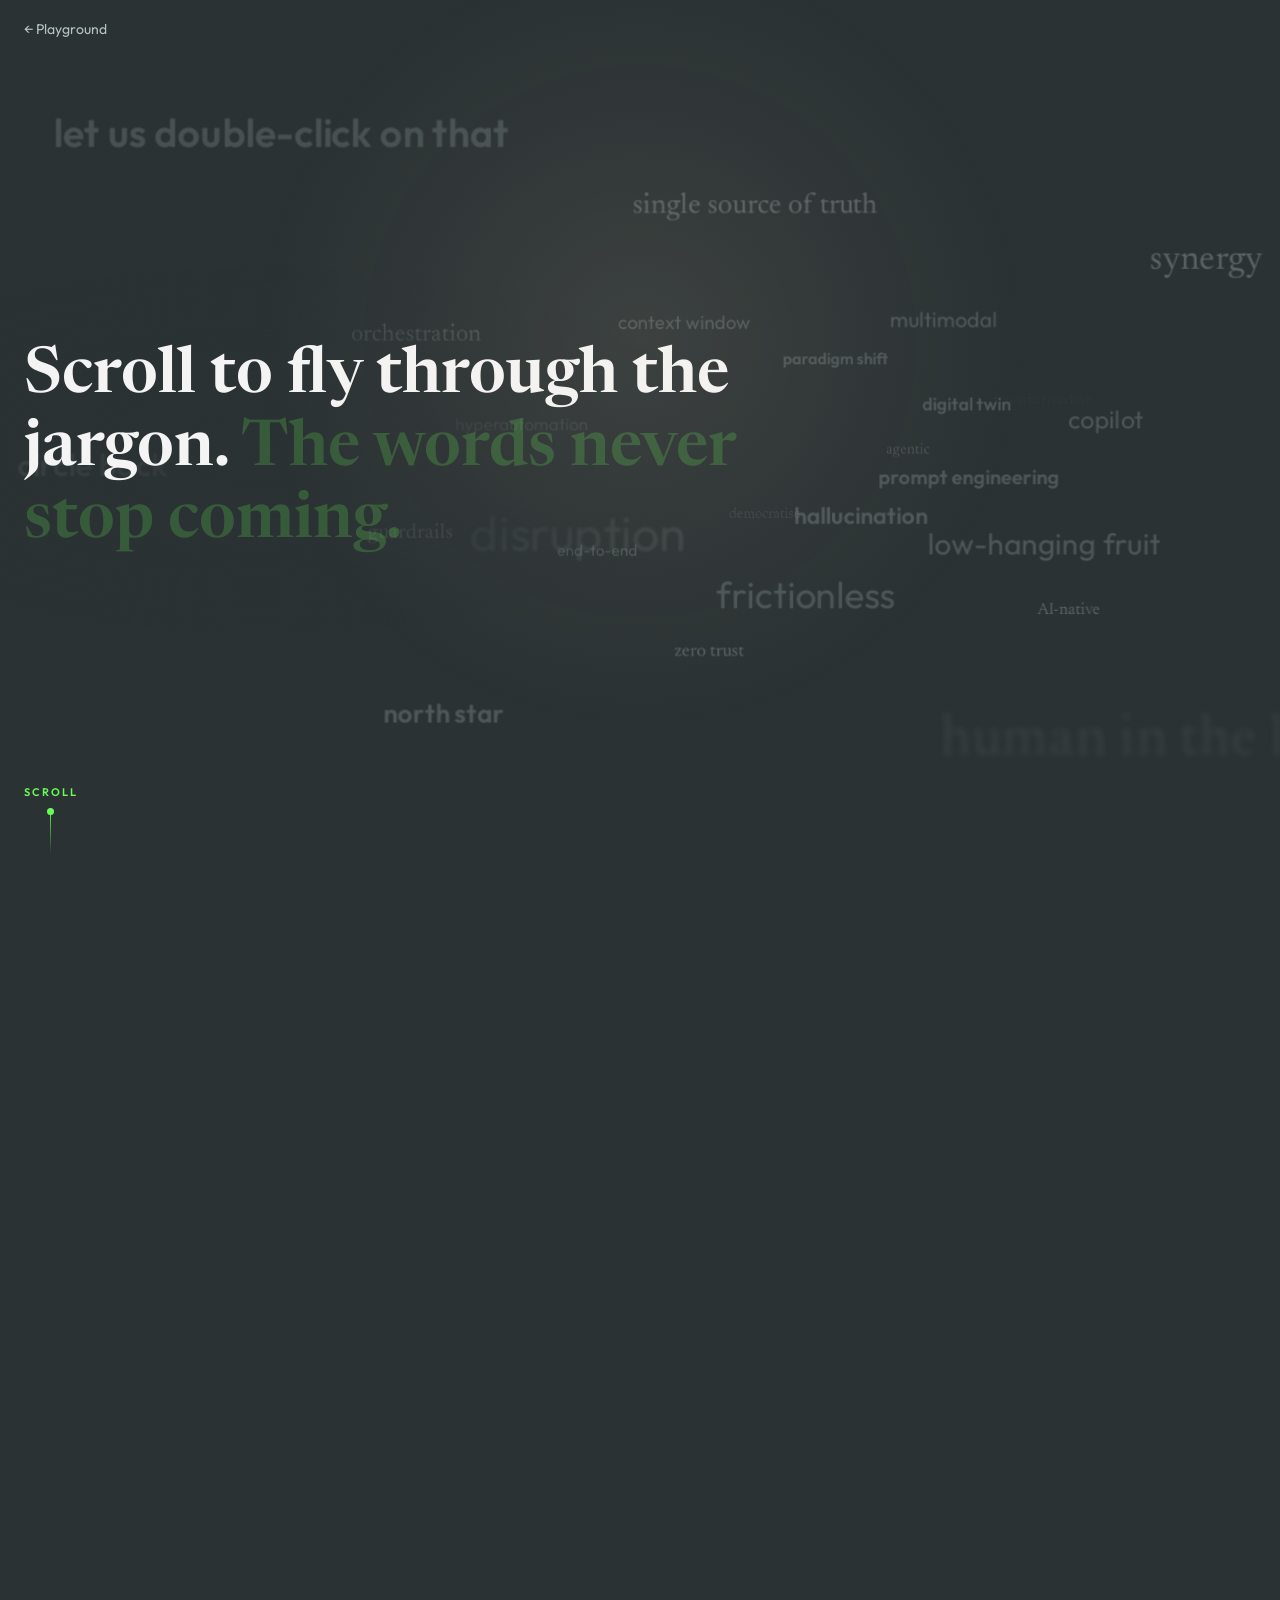
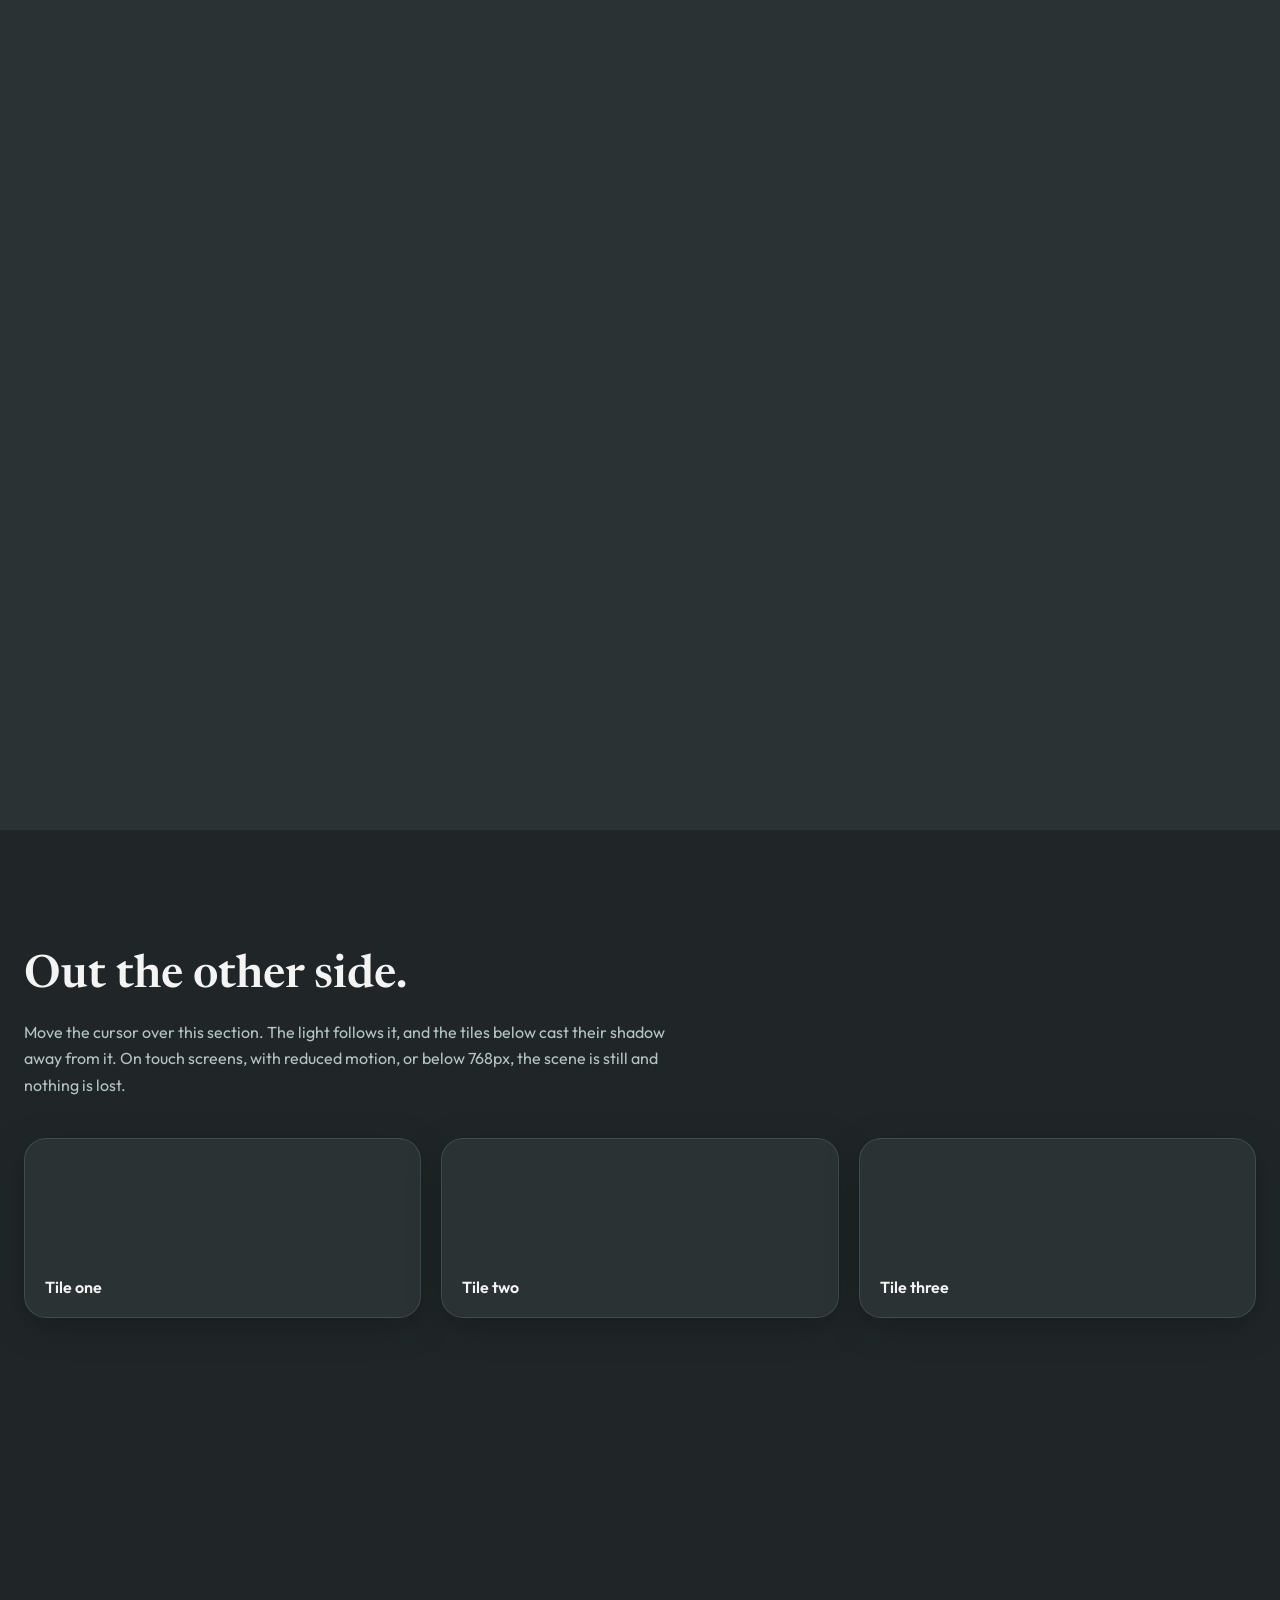
<file: interactions/jargon-flythrough/index.html>
<!doctype html>
<html lang="en" data-theme="dark">
<head>
  <meta charset="utf-8">
  <meta name="viewport" content="width=device-width, initial-scale=1">
  <title>Jargon flythrough · Playground</title>
  <meta name="description" content="Words travel from a vanishing point past the camera. Depth from scale, blur and opacity, with a warm light that follows the cursor.">
  <link rel="preconnect" href="https://fonts.googleapis.com">
  <link rel="preconnect" href="https://fonts.gstatic.com" crossorigin>
  <link href="https://fonts.googleapis.com/css2?family=Newsreader:opsz,wght@6..72,400;6..72,600&family=Outfit:wght@400;600&display=swap" rel="stylesheet">
  <style>
    :root{--char:#2b3234;--qubit:#202627;--ink:#f4f4f4;--ink2:#b4c4c5;--verve:#67ff56;
      --disp:"TT Barrels","Newsreader",Georgia,serif;--sans:"Neue Hans Kendrick","Outfit",system-ui,sans-serif;
      --mx:50vw;--my:38vh;--lx:0;--ly:0;color-scheme:dark}
    *{box-sizing:border-box}
    body{margin:0;background:var(--char);color:var(--ink);font-family:var(--sans);-webkit-font-smoothing:antialiased;overflow-x:clip}
    a{color:inherit}
    .back{position:fixed;top:20px;left:24px;z-index:20;font-size:14px;color:var(--ink2);text-decoration:none}
    .back:hover,.back:focus-visible{color:var(--verve)}

    /* the pinned scene */
    .fly{position:relative;height:270vh}
    .fly-pin{position:sticky;top:0;height:100vh;display:flex;align-items:center;overflow:hidden}
    .fly-field{position:absolute;inset:0;overflow:hidden}
    .fly-field b{position:absolute;left:50%;top:50%;font-weight:400;font-size:22px;white-space:nowrap;
      transform-origin:50% 50%;will-change:transform,opacity,filter;opacity:0;color:var(--ink2)}
    .fly-field b.d0{font-family:var(--disp);color:var(--ink)}
    .fly-field b.d1{font-weight:600}
    .fly-copy{position:relative;z-index:2;width:min(1248px,100% - 48px);margin:0 auto}
    /* a scrim so the sentence always wins against the field behind it */
    .fly-copy::before{content:"";position:absolute;left:-8vw;right:28%;top:-14vh;bottom:-14vh;z-index:-1;pointer-events:none;
      background:radial-gradient(60% 50% at 34% 50%,rgba(43,50,52,.92),rgba(43,50,52,.55) 55%,transparent 78%)}
    .fly-copy h1{font:600 clamp(34px,5vw,70px)/1.14 var(--disp);margin:0;max-width:19ch}
    .fly-copy h1 span{color:var(--verve);opacity:.2}
    .fly-next{position:absolute;left:max(10px,calc((100vw - 1248px)/2 - 14px));bottom:34px;z-index:3;display:flex;flex-direction:column;align-items:center;gap:10px;
      padding:12px 14px;background:none;border:0;border-radius:8px;cursor:pointer;color:var(--verve)}
    .fly-next span{font:600 11px/1 var(--sans);letter-spacing:.18em;text-transform:uppercase}
    .fly-next i{position:relative;display:block;width:1px;height:46px;background:linear-gradient(var(--verve),rgba(103,255,86,0))}
    .fly-next i::after{content:"";position:absolute;left:-3px;top:0;width:7px;height:7px;border-radius:50%;background:var(--verve);animation:drop 1.8s cubic-bezier(.5,0,.5,1) infinite}
    @keyframes drop{0%{transform:translateY(0);opacity:0}15%{opacity:1}85%{opacity:1}100%{transform:translateY(39px);opacity:0}}
    .fly-next:focus-visible{outline:2px solid var(--verve);outline-offset:3px}

    /* the warm light */
    .light{position:fixed;inset:0;z-index:15;pointer-events:none;opacity:0;transition:opacity .8s ease;
      background:radial-gradient(560px circle at var(--mx) var(--my),rgba(255,234,198,.085),rgba(255,222,176,.032) 40%,transparent 70%)}
    .is-lit .light{opacity:1}
    .is-lit [data-lit]{filter:drop-shadow(calc(var(--lx) * -9px) calc(var(--ly) * -7px + 9px) 16px rgba(10,14,14,.34))}

    /* after the scene */
    .after{position:relative;z-index:2;min-height:100vh;background:var(--qubit);padding:120px 24px}
    .after-in{max-width:1248px;margin:0 auto}
    .after h2{font:600 clamp(28px,3.6vw,46px)/1.15 var(--disp);margin:0 0 16px}
    .after p{max-width:60ch;color:var(--ink2);line-height:1.65;margin:0 0 40px}
    .tiles{display:grid;grid-template-columns:repeat(auto-fit,minmax(220px,1fr));gap:20px}
    .tile{height:180px;border-radius:22px;background:var(--char);border:1px solid rgba(180,196,197,.16);display:flex;align-items:flex-end;padding:20px;font-weight:600}

    /* still mode: reduced motion, touch or narrow screens */
    .is-static .fly{height:auto}
    .is-static .fly-pin{position:relative;min-height:100vh}
    .is-static .fly-field b{opacity:.11;transform:none!important;filter:none!important}
    .is-static .fly-copy h1 span{opacity:1}
    @media (prefers-reduced-motion:reduce){.fly-next i::after{animation:none}}
  </style>
</head>
<body>
  <a class="back" href="../../">← Playground</a>
  <div class="light" aria-hidden="true"></div>

  <section class="fly" data-fly aria-label="Intro">
    <div class="fly-pin">
      <div class="fly-field" aria-hidden="true"></div>
      <div class="fly-copy">
        <h1>Scroll to fly through the jargon. <span data-rise>The words never stop coming.</span></h1>
      </div>
      <button class="fly-next" type="button" data-next aria-label="Skip to the next section"><span>scroll</span><i aria-hidden="true"></i></button>
    </div>
  </section>

  <section class="after">
    <div class="after-in">
      <h2>Out the other side.</h2>
      <p>Move the cursor over this section. The light follows it, and the tiles below cast their shadow away from it. On touch screens, with reduced motion, or below 768px, the scene is still and nothing is lost.</p>
      <div class="tiles">
        <div class="tile" data-lit>Tile one</div>
        <div class="tile" data-lit>Tile two</div>
        <div class="tile" data-lit>Tile three</div>
      </div>
    </div>
  </section>

  <script src="flythrough.js"></script>
  <script>if (document.querySelector('.is-static')) document.documentElement.classList.add('is-static');</script>
</body>
</html>
</file>
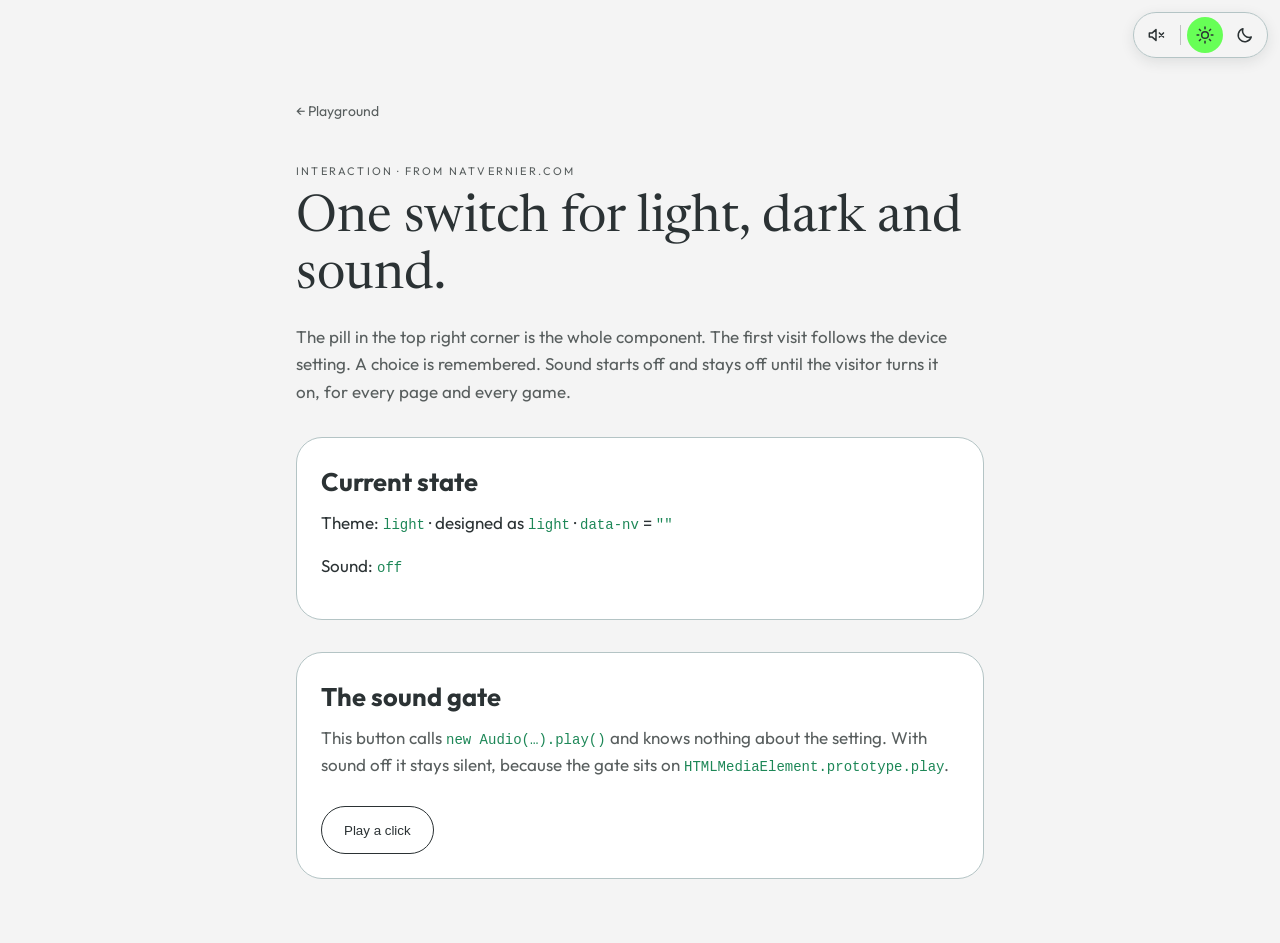
<file: interactions/theme-sound-pill/index.html>
<!doctype html>
<html lang="en" data-native="light">
<head>
  <meta charset="utf-8">
  <meta name="viewport" content="width=device-width, initial-scale=1">
  <title>Theme + sound pill · Playground</title>
  <meta name="description" content="One switch for light/dark and sound, shared by every page of a site.">
  <link rel="preconnect" href="https://fonts.googleapis.com">
  <link rel="preconnect" href="https://fonts.gstatic.com" crossorigin>
  <link href="https://fonts.googleapis.com/css2?family=Newsreader:opsz,wght@6..72,400&family=Outfit:wght@400;600;700&display=swap" rel="stylesheet">
  <script src="nv-prefs.js"></script>
  <link rel="stylesheet" href="nv-prefs.css">
  <style>
    :root{--bg:#f4f4f4;--card:#fff;--ink:#2b3234;--ink2:#585e5e;--line:#b4c4c5;--accent:#1D8757;--verve:#67ff56}
    :root[data-theme="dark"]{--bg:#2b3234;--card:#202627;--ink:#f4f4f4;--ink2:#b4c4c5;--line:#585e5e;--accent:#67ff56}
    *{box-sizing:border-box}
    body{margin:0;background:var(--bg);color:var(--ink);font:400 17px/1.6 "Neue Hans Kendrick","Outfit",system-ui,sans-serif;transition:background .25s,color .25s}
    main{max-width:720px;margin:0 auto;padding:96px 16px 64px}
    .back{font-size:14px;color:var(--ink2);text-decoration:none}
    .back:hover,.back:focus-visible{color:var(--accent)}
    .eyebrow{display:block;margin-top:40px;font-size:11px;letter-spacing:.2em;text-transform:uppercase;color:var(--ink2)}
    h1{font:400 clamp(34px,6vw,52px)/1.1 "TT Barrels","Newsreader",Georgia,serif;margin:10px 0 18px}
    p{margin:0 0 16px;color:var(--ink2);max-width:60ch}
    .card{margin-top:32px;padding:24px;border:1px solid var(--line);border-radius:26px;background:var(--card)}
    .card h2{font:600 15px/1.3 inherit;margin:0 0 6px;color:var(--ink)}
    .state{font-variant-numeric:tabular-nums;color:var(--ink)}
    code{font:500 14px/1.5 ui-monospace,SFMono-Regular,Menlo,monospace;color:var(--accent)}
    button.demo{margin-top:12px;min-height:48px;padding:0 22px;border:1.5px solid var(--ink);border-radius:999px;background:transparent;color:var(--ink);font:600 15px/1 inherit;cursor:pointer}
    button.demo:focus-visible{outline:2px solid var(--verve);outline-offset:3px}
  </style>
</head>
<body>
  <main>
    <a class="back" href="../../">← Playground</a>
    <span class="eyebrow">Interaction · from natvernier.com</span>
    <h1>One switch for light, dark and sound.</h1>
    <p>The pill in the top right corner is the whole component. The first visit follows the device setting. A choice is remembered. Sound starts off and stays off until the visitor turns it on, for every page and every game.</p>

    <section class="card" aria-live="polite">
      <h2>Current state</h2>
      <p class="state">Theme: <code data-out="theme"></code> · designed as <code data-out="native"></code> · <code>data-nv</code> = <code data-out="nv"></code></p>
      <p class="state">Sound: <code data-out="sound"></code></p>
    </section>

    <section class="card">
      <h2>The sound gate</h2>
      <p>This button calls <code>new Audio(…).play()</code> and knows nothing about the setting. With sound off it stays silent, because the gate sits on <code>HTMLMediaElement.prototype.play</code>.</p>
      <button class="demo" type="button" data-play>Play a click</button>
    </section>
  </main>
  <script>
    (function () {
      var o = function (k) { return document.querySelector('[data-out="' + k + '"]'); };
      function show() {
        o('theme').textContent = NV.theme();
        o('native').textContent = NV.native;
        o('nv').textContent = '"' + (document.documentElement.getAttribute('data-nv') || '') + '"';
        o('sound').textContent = NV.sound() ? 'on' : 'off';
      }
      addEventListener('nv:theme', show); addEventListener('nv:sound', show); show();
      var clip = 'https://cdn.prod.website-files.com/66ffd630ea77d3e10d970492/693b0fe59ed687420c5e06bc_e4502bd5b06d346b0477d2b4262f4f4c_open.mp3';
      document.querySelector('[data-play]').addEventListener('click', function () {
        var a = new Audio(clip); a.volume = .3; var p = a.play(); if (p && p.catch) p.catch(function () {});
      });
    })();
  </script>
</body>
</html>
</file>
<file: interactions/theme-sound-pill/nv-prefs.css>
/* SPDX-License-Identifier: MIT · (c) 2026 Nathalie Vernier · https://github.com/natvernier/playground */
/* nv-prefs pill · fixed top right, glass, 36px targets, verve marks the active state */
.nv-prefs{position:fixed;top:calc(12px + env(safe-area-inset-top,0px));right:12px;z-index:9990;display:flex;align-items:center;gap:4px;padding:4px;border-radius:999px;
  background:rgba(244,244,244,.86);border:1px solid #b4c4c5;box-shadow:0 4px 14px rgba(32,38,39,.10);backdrop-filter:blur(8px);-webkit-backdrop-filter:blur(8px);color:#2b3234;
  font:600 13px/1 "Neue Hans Kendrick","Outfit",system-ui,sans-serif;transition:opacity .2s}
html[data-theme="dark"] .nv-prefs{background:rgba(43,50,52,.88);border-color:#585e5e;color:#f4f4f4;box-shadow:0 4px 14px rgba(0,0,0,.30)}
.nv-prefs [role="radiogroup"]{display:flex;gap:4px}
.nv-prefs button{appearance:none;-webkit-appearance:none;border:0;margin:0;padding:0;background:transparent;color:inherit;width:36px;height:36px;border-radius:999px;display:grid;place-items:center;cursor:pointer}
.nv-prefs button:focus-visible{outline:2px solid #67ff56;outline-offset:2px}
.nv-prefs button[aria-checked="true"],.nv-prefs button[aria-pressed="true"]{background:#67ff56;color:#2b3234}
.nv-prefs svg{width:20px;height:20px;fill:none;stroke:currentColor;stroke-width:1.8;stroke-linecap:round;stroke-linejoin:round}
.nv-prefs i{width:1px;height:20px;background:currentColor;opacity:.25;margin:0 2px}
@media (hover:hover){.nv-prefs button:hover:not([aria-checked="true"]):not([aria-pressed="true"]){background:rgba(127,140,141,.16)}}
@media print{.nv-prefs{display:none}}
</file>
<file: core/nvg.css>
/* SPDX-License-Identifier: MIT · (c) 2026 Nathalie Vernier · https://github.com/natvernier/playground */
/* NVG shared styles: tokens (light + dark), HUD, sheets, buttons, lives.
   Brand faces are used when installed; otherwise Newsreader and Outfit. */
:root{
  --nvg-ash:#f4f4f4;--nvg-charcoal:#2b3234;--nvg-qubit:#202627;--nvg-graphite:#585e5e;
  --nvg-carbon:#b4c4c5;--nvg-verve:#67ff56;--nvg-verve-dark:#39d029;
  --bg:var(--nvg-ash);--sunken:#fff;--ink:var(--nvg-charcoal);--ink-2:var(--nvg-graphite);--ink-3:var(--nvg-carbon);
  --line:var(--nvg-carbon);--line-strong:var(--nvg-charcoal);--subtle:rgba(43,50,52,.08);
  --glass:rgba(244,244,244,.86);--scrim:rgba(244,244,244,.62);
  --verve:var(--nvg-verve);--on-verve:var(--nvg-charcoal);--player:var(--nvg-charcoal);
  --good-bg:var(--nvg-verve);--good-fg:var(--nvg-charcoal);--bad-bg:var(--nvg-charcoal);--bad-fg:var(--nvg-ash);
  --shadow:0 18px 40px rgba(32,38,39,.16);--shadow-pill:0 4px 14px rgba(32,38,39,.10);
  --f-display:"TT Barrels","Newsreader",Georgia,serif;
  --f-sans:"Neue Hans Kendrick","Outfit",system-ui,-apple-system,"Segoe UI",Roboto,sans-serif;
  --r-l:26px;--r-m:18px;--r-s:10px;--gut:16px;
  --safe-t:env(safe-area-inset-top,0px);--safe-b:env(safe-area-inset-bottom,0px);
  color-scheme:light;
}
:root[data-theme="dark"]{
  --bg:var(--nvg-charcoal);--sunken:var(--nvg-qubit);--ink:var(--nvg-ash);--ink-2:var(--nvg-carbon);--ink-3:var(--nvg-graphite);
  --line:var(--nvg-graphite);--line-strong:var(--nvg-ash);--subtle:rgba(244,244,244,.08);
  --glass:rgba(43,50,52,.88);--scrim:rgba(32,38,39,.66);--player:var(--nvg-ash);
  --bad-bg:var(--nvg-graphite);--bad-fg:var(--nvg-ash);
  --shadow:0 18px 40px rgba(0,0,0,.40);--shadow-pill:0 4px 14px rgba(0,0,0,.30);color-scheme:dark;
}
@media (prefers-color-scheme:dark){:root:not([data-theme="light"]){
  --bg:var(--nvg-charcoal);--sunken:var(--nvg-qubit);--ink:var(--nvg-ash);--ink-2:var(--nvg-carbon);--ink-3:var(--nvg-graphite);
  --line:var(--nvg-graphite);--line-strong:var(--nvg-ash);--subtle:rgba(244,244,244,.08);
  --glass:rgba(43,50,52,.88);--scrim:rgba(32,38,39,.66);--player:var(--nvg-ash);
  --bad-bg:var(--nvg-graphite);--bad-fg:var(--nvg-ash);
  --shadow:0 18px 40px rgba(0,0,0,.40);--shadow-pill:0 4px 14px rgba(0,0,0,.30);color-scheme:dark;
}}

/* page */
html,body{margin:0;height:100%}
body{background:var(--bg);color:var(--ink);transition:background .25s}

/* game shell */
#nvg{position:relative;width:100%;height:100svh;min-height:480px;overflow:hidden;background:var(--bg);color:var(--ink);font-family:var(--f-sans);-webkit-font-smoothing:antialiased;-webkit-tap-highlight-color:transparent;user-select:none;-webkit-user-select:none}
#nvg *,#nvg *::before,#nvg *::after{box-sizing:border-box}
#nvg canvas.nvg-canvas{position:absolute;inset:0;width:100%;height:100%;display:block;touch-action:none;outline:none}
:where(#nvg) svg{width:20px;height:20px;flex:none;fill:none;stroke:currentColor;stroke-width:1.8;stroke-linecap:round;stroke-linejoin:round}
:where(#nvg) button{font:inherit;color:inherit;border:0;background:none;margin:0;padding:0;cursor:pointer;touch-action:manipulation}
#nvg button:focus-visible,#nvg a:focus-visible{outline:2px solid var(--verve);outline-offset:3px}

/* HUD */
.nvg-hud{position:absolute;left:var(--gut);right:var(--gut);top:calc(var(--gut) + var(--safe-t));display:flex;justify-content:space-between;align-items:center;gap:6px;z-index:5;pointer-events:none;transition:opacity .2s,transform .2s}
.nvg-hud>*{pointer-events:auto}
#nvg[data-state="start"] .nvg-hud{opacity:0;transform:translateY(-8px);pointer-events:none}
#nvg[data-state="start"] .nvg-hud>*{pointer-events:none}
.nvg-bar{display:flex;align-items:center;gap:10px;height:48px;padding:0 12px;border-radius:999px;background:var(--glass);border:1px solid var(--line);box-shadow:var(--shadow-pill);backdrop-filter:blur(8px);-webkit-backdrop-filter:blur(8px)}
.nvg-stat{display:flex;flex-direction:column;line-height:1}
.nvg-stat b{font:400 10px/1.1 var(--f-sans);letter-spacing:.14em;text-transform:uppercase;color:var(--ink-2)}
.nvg-stat span{font:700 16px/1.15 var(--f-sans);color:var(--ink);font-variant-numeric:tabular-nums;min-width:1ch}
.nvg-div{width:1px;height:24px;background:var(--line)}
.nvg-utils{display:flex;gap:6px}
.nvg-icon-btn{width:48px;height:48px;border-radius:999px;display:grid;place-items:center;background:var(--glass);border:1px solid var(--line);box-shadow:var(--shadow-pill);backdrop-filter:blur(8px);-webkit-backdrop-filter:blur(8px)}
@media (max-width:400px){.nvg-hud{gap:4px}.nvg-utils{gap:4px}.nvg-icon-btn{width:44px;height:44px}.nvg-bar{gap:8px;padding:0 10px;height:44px}}
@media (max-width:380px){.nvg-bar .nvg-stat:nth-child(3),.nvg-bar .nvg-div:nth-child(2){display:none}}
.nvg-icon-btn[aria-pressed="true"]{background:var(--verve);color:var(--on-verve);border-color:var(--verve)}

/* lives */
.nvg-hearts{display:inline-flex;gap:2px;align-items:center}
.nvg-heart{width:18px;height:18px;display:inline-block}
.nvg-heart svg{width:100%;height:100%;stroke-width:1.6}
.nvg-heart.is-full svg{fill:var(--verve);stroke:var(--line-strong)}
.nvg-heart.is-lost svg{fill:none;stroke:var(--ink-2);stroke-dasharray:2.5 2}
.nvg-heart.is-pop{animation:nvg-pop .55s cubic-bezier(.2,.8,.3,1)}
@keyframes nvg-pop{0%{transform:scale(1)}30%{transform:scale(1.45)}60%{transform:scale(.6);opacity:.4}100%{transform:scale(1);opacity:1}}

/* touch controls */
.nvg-controls{position:absolute;left:var(--gut);right:var(--gut);max-width:440px;margin:0 auto;bottom:calc(24px + var(--safe-b));display:flex;gap:10px;z-index:5;transition:opacity .2s}
.nvg-controls:empty{display:none}
#nvg[data-state="start"] .nvg-controls,#nvg[data-state="over"] .nvg-controls{opacity:0;pointer-events:none}
.nvg-btn{min-height:56px;padding:0 22px;border-radius:999px;display:inline-flex;align-items:center;justify-content:center;gap:10px;font:600 15px/1 var(--f-sans);letter-spacing:.01em;white-space:nowrap;text-decoration:none}
.nvg-btn--pri{background:var(--verve);color:var(--on-verve)}
.nvg-btn--pri:active{background:var(--nvg-verve-dark)}
.nvg-btn--sec{border:1.5px solid var(--line-strong);color:var(--ink);background:transparent}
.nvg-btn--ghost{background:var(--subtle);color:var(--ink);min-height:48px;font-size:14px}
.nvg-btn--fill{flex:1}
.nvg-btn[aria-pressed="true"]{background:var(--verve);color:var(--on-verve);border-color:var(--verve)}
.nvg-controls .nvg-btn{flex:1}
.nvg-boost{position:relative;flex:1;min-height:56px;border-radius:999px;overflow:hidden;background:var(--bg);border:1.5px solid var(--line-strong);display:grid;place-items:center}
.nvg-boost i{position:absolute;inset:0 auto 0 0;width:100%;background:var(--verve);transition:width .12s linear}
.nvg-boost span{position:relative;z-index:1;display:inline-flex;gap:8px;align-items:center;padding:6px 14px;border-radius:999px;background:var(--bg);color:var(--ink);font:600 15px/1 var(--f-sans)}
.nvg-boost.is-empty span{opacity:.4}

/* start / pause / game-over sheets */
.nvg-layer{position:absolute;inset:0;z-index:10;display:flex;align-items:flex-end;justify-content:center;padding:var(--gut);padding-bottom:calc(var(--nvg-nav,24px) + var(--safe-b));background:var(--scrim);opacity:0;visibility:hidden;transition:opacity .22s,visibility .22s}
.nvg-layer.is-on{opacity:1;visibility:visible}
.nvg-layer .nvg-blur{position:absolute;inset:0;backdrop-filter:blur(4px);-webkit-backdrop-filter:blur(4px)}
.nvg-sheet{position:relative;width:100%;max-width:440px;max-height:calc(100% - 64px);overflow:auto;padding:24px;border-radius:var(--r-l);background:var(--bg);border:1px solid var(--line);box-shadow:var(--shadow);display:flex;flex-direction:column;gap:18px;transform:translateY(16px);transition:transform .25s cubic-bezier(.2,.8,.3,1)}
.nvg-layer.is-on .nvg-sheet{transform:none}
@media (min-width:768px){.nvg-layer{align-items:center}}
.nvg-head{display:flex;flex-direction:column;gap:10px}
.nvg-eyebrow-row{display:flex;justify-content:space-between;align-items:center;gap:8px}
.nvg-eyebrow{display:inline-flex;align-items:center;gap:8px;font:400 11px/1.2 var(--f-sans);letter-spacing:.2em;text-transform:uppercase;color:var(--ink-2)}
.nvg-eyebrow::before{content:"";width:8px;height:8px;border-radius:50%;background:var(--verve)}
.nvg-title{margin:0;font:400 clamp(26px,7.4vw,34px)/1.12 var(--f-display);color:var(--ink);letter-spacing:-.005em}
.nvg-goal{margin:0;font:400 16px/1.45 var(--f-sans);color:var(--ink)}
.nvg-hints{display:flex;flex-wrap:wrap;gap:8px;margin:0;padding:0;list-style:none}
.nvg-hint{display:inline-flex;align-items:center;gap:8px;padding:8px 14px 8px 12px;border-radius:999px;background:var(--subtle);font:400 14px/1.2 var(--f-sans)}
.nvg-hint kbd{font:600 12px/1 var(--f-sans);padding:4px 7px;border-radius:6px;border:1px solid var(--line);background:var(--bg)}
.nvg-label{font:400 11px/1.2 var(--f-sans);letter-spacing:.2em;text-transform:uppercase;color:var(--ink-2)}
.nvg-tip{margin:0;font:400 13px/1.4 var(--f-sans);color:var(--ink-2)}
.nvg-actions{display:flex;gap:10px}
.nvg-actions .nvg-btn--pri{flex:1}
.nvg-row{display:flex;gap:10px;align-items:center}
.nvg-row--between{justify-content:space-between}
.nvg-col{display:flex;flex-direction:column;gap:8px}
.nvg-seg{display:flex;gap:4px;padding:4px;border-radius:999px;background:var(--subtle)}
.nvg-seg button{flex:1;min-height:44px;border-radius:999px;font:600 14px/1 var(--f-sans);color:var(--ink)}
.nvg-seg button[aria-checked="true"]{background:var(--ink);color:var(--bg)}
.nvg-theme{display:inline-flex;gap:4px;padding:4px;border-radius:999px;background:var(--glass);border:1px solid var(--line)}
.nvg-theme button{width:38px;height:38px;border-radius:999px;display:grid;place-items:center}
.nvg-theme button[aria-checked="true"]{background:var(--verve);color:var(--on-verve)}
.nvg-theme-float{position:absolute;right:var(--gut);top:calc(var(--gut) + var(--safe-t));z-index:11}
.nvg-scores{display:flex;gap:12px}
.nvg-score{flex:1;padding:12px 16px;border-radius:var(--r-m);background:var(--subtle);display:flex;flex-direction:column;gap:2px}
.nvg-score [data-final],.nvg-score [data-best]{font:700 28px/1.1 var(--f-sans);font-variant-numeric:tabular-nums;letter-spacing:-.01em}
.nvg-legend{display:flex;flex-direction:column;gap:8px}
.nvg-legend .nvg-row .nvg-label{width:76px}
.nvg-chip{display:inline-flex;align-items:center;gap:6px;padding:7px 14px 7px 10px;font:700 14px/1.2 var(--f-sans)}
.nvg-chip svg{width:16px;height:16px;stroke-width:2.4}
.nvg-chip--good{background:var(--good-bg);color:var(--good-fg);border-radius:999px}
.nvg-chip--bad{background:var(--bad-bg);color:var(--bad-fg);border-radius:6px}
.nvg-explain{display:flex;gap:12px;align-items:center;padding:10px 14px 10px 10px;border-radius:var(--r-m);background:var(--subtle)}
.nvg-mini{position:relative;width:72px;height:32px;flex:none;border-radius:999px;overflow:hidden;border:1.5px solid var(--line-strong);background:var(--bg);display:grid;place-items:center}
.nvg-mini i{position:absolute;inset:0 auto 0 0;width:60%;background:var(--verve)}
.nvg-mini svg{position:relative;width:16px;height:16px}
.nvg-explain p{margin:0;font:400 12px/1.35 var(--f-sans);color:var(--ink-2)}
.nvg-explain strong{display:block;font:700 14px/1.3 var(--f-sans);color:var(--ink)}

/* toast + card */
.nvg-toast{position:absolute;left:50%;top:calc(76px + var(--safe-t));transform:translate(-50%,-6px);z-index:6;padding:8px 16px;border-radius:999px;background:var(--ink);color:var(--bg);font:600 13px/1 var(--f-sans);opacity:0;transition:opacity .2s,transform .2s;pointer-events:none}
.nvg-toast.is-on{opacity:1;transform:translate(-50%,0)}
.nvg-card{position:absolute;left:var(--gut);right:var(--gut);margin:0 auto;max-width:420px;z-index:4;padding:14px 18px;border-radius:var(--r-m);background:var(--glass);border:1px solid var(--verve);box-shadow:var(--shadow);pointer-events:none;opacity:0;transition:opacity .25s}
.nvg-card.is-on{opacity:1}
.nvg-card b{display:block;font:700 18px/1.25 var(--f-sans);margin-bottom:4px}
.nvg-card span{font:400 14px/1.4 var(--f-sans);color:var(--ink-2)}

.nvg-sr{position:absolute!important;width:1px;height:1px;overflow:hidden;clip:rect(0 0 0 0);white-space:nowrap}
@media (prefers-reduced-motion:reduce){#nvg *,#nvg *::before{animation:none!important;transition:none!important}}
#nvg [hidden]{display:none!important}
#nvg:not([data-state="start"]) .nvg-theme-float{display:none}
</file>
<file: games/runner/runner.css>
/* SPDX-License-Identifier: MIT · (c) 2026 Nathalie Vernier · https://github.com/natvernier/playground */
/* runner speed control */
.nv-speed{align-self:center}
.nv-speed button{width:44px;height:44px}
.nv-speed svg{width:22px;height:22px}
</file>
